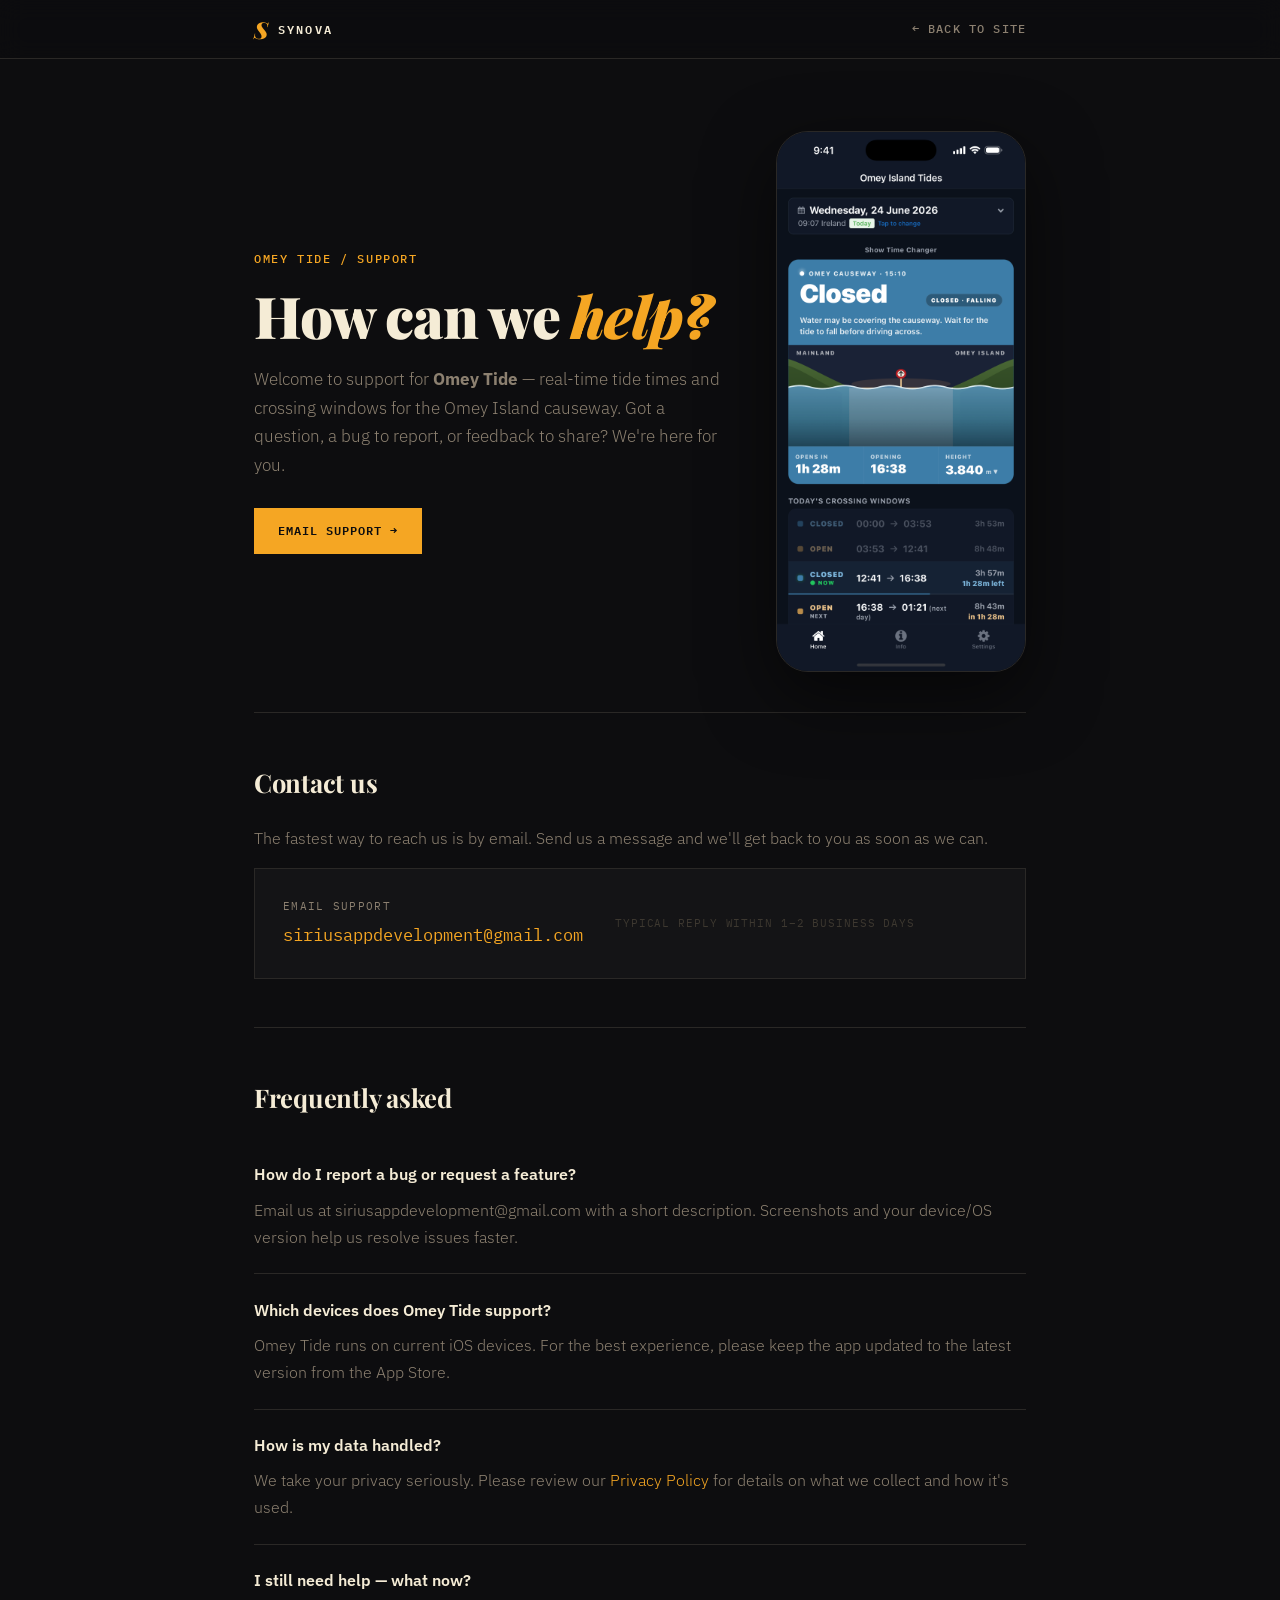
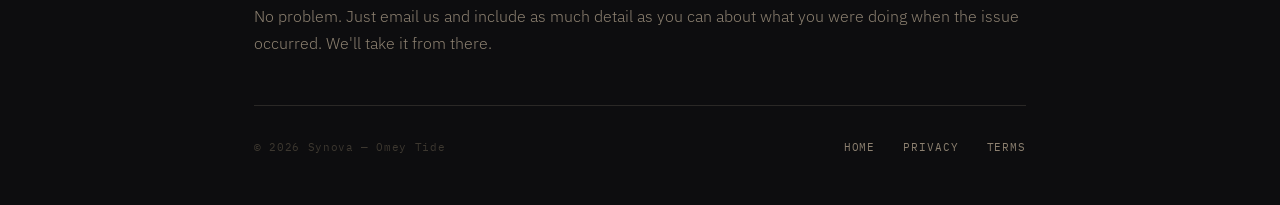
<file: support/omey-tide/index.html>
<!DOCTYPE html>
<html lang="en">
<head>
    <meta charset="UTF-8">
    <meta name="viewport" content="width=device-width, initial-scale=1.0">
    <meta name="description" content="Support for Omey Tide — get help, contact us, and find answers to common questions.">
    <meta name="theme-color" content="#0D0D0F">
    <title>Omey Tide — Support | Synova</title>
    <link rel="preconnect" href="https://fonts.googleapis.com">
    <link rel="preconnect" href="https://fonts.gstatic.com" crossorigin>
    <link href="https://fonts.googleapis.com/css2?family=Playfair+Display:ital,wght@0,700;0,900;1,700&family=IBM+Plex+Mono:wght@400;500;600&family=IBM+Plex+Sans:wght@300;400;500;600&display=swap" rel="stylesheet">
    <link rel="icon" type="image/svg+xml" href="data:image/svg+xml,<svg xmlns='http://www.w3.org/2000/svg' viewBox='0 0 100 100'><rect fill='%230D0D0F' width='100' height='100'/><text y='72' x='10' font-size='72' fill='%23F5A623' font-family='serif' font-weight='900'>S</text></svg>">
    <style>
        :root {
            --bg:       #0D0D0F;
            --bg-2:     #141416;
            --rule:     #2A2826;
            --amber:    #F5A623;
            --amber-dim:#7A5310;
            --cream:    #F5ECD6;
            --muted:    #8C8070;
            --faint:    #3D3830;
            --font-ser: 'Playfair Display', Georgia, serif;
            --font-mono:'IBM Plex Mono', 'Courier New', monospace;
            --font-sans:'IBM Plex Sans', system-ui, sans-serif;
            --trans:    0.25s cubic-bezier(0.4, 0, 0.2, 1);
            --max:      820px;
        }

        *, *::before, *::after { margin: 0; padding: 0; box-sizing: border-box; }
        html { scroll-behavior: smooth; -webkit-font-smoothing: antialiased; }
        body {
            font-family: var(--font-sans);
            background: var(--bg);
            color: var(--cream);
            line-height: 1.7;
        }
        a { color: inherit; text-decoration: none; }

        .wrap { max-width: var(--max); margin: 0 auto; padding: 0 24px; }

        /* Nav */
        .nav {
            border-bottom: 1px solid var(--rule);
            background: rgba(13, 13, 15, 0.92);
            backdrop-filter: blur(12px);
            -webkit-backdrop-filter: blur(12px);
            position: sticky; top: 0; z-index: 10;
        }
        .nav-inner {
            max-width: var(--max); margin: 0 auto; padding: 1.1rem 24px;
            display: flex; align-items: center; justify-content: space-between;
        }
        .brand { display: flex; align-items: center; gap: 0.6rem; }
        .brand-mark {
            font-family: var(--font-ser); font-size: 1.45rem; font-weight: 900;
            font-style: italic; color: var(--amber); line-height: 1;
        }
        .brand-name {
            font-family: var(--font-mono); font-size: 0.78rem; font-weight: 600;
            letter-spacing: 0.18em; color: var(--cream);
        }
        .nav-back {
            font-family: var(--font-mono); font-size: 0.72rem; font-weight: 500;
            letter-spacing: 0.1em; text-transform: uppercase; color: var(--muted);
            transition: var(--trans);
        }
        .nav-back:hover { color: var(--cream); }

        /* Header */
        header { padding: 4.5rem 0 2.5rem; border-bottom: 1px solid var(--rule); }
        .hero-grid {
            display: grid; grid-template-columns: 1fr 250px;
            gap: 3rem; align-items: center;
        }
        .eyebrow {
            font-family: var(--font-mono); font-size: 0.72rem; font-weight: 500;
            letter-spacing: 0.14em; text-transform: uppercase; color: var(--amber);
            display: block; margin-bottom: 1rem;
        }
        h1 {
            font-family: var(--font-ser); font-weight: 900; line-height: 1.05;
            letter-spacing: -0.02em; font-size: clamp(2.4rem, 6vw, 3.6rem);
        }
        h1 em { font-style: italic; color: var(--amber); }
        .lead {
            color: var(--muted); font-weight: 300; font-size: 1.05rem;
            margin-top: 1.25rem; max-width: 560px;
        }
        .hero-btn {
            display: inline-block; margin-top: 1.75rem;
            font-family: var(--font-mono); font-size: 0.78rem; font-weight: 600;
            letter-spacing: 0.08em; text-transform: uppercase;
            color: var(--bg); background: var(--amber);
            padding: 0.8rem 1.5rem; transition: var(--trans);
        }
        .hero-btn:hover { background: #FFB840; transform: translateY(-1px); }
        .hero-shot { justify-self: end; }
        .hero-shot img {
            display: block; width: 100%; max-width: 250px; height: auto;
            border-radius: 32px; border: 1px solid var(--rule);
            box-shadow: 0 24px 70px rgba(0, 0, 0, 0.55);
        }
        @media (max-width: 720px) {
            .hero-grid { grid-template-columns: 1fr; gap: 2.25rem; }
            .hero-shot { justify-self: start; }
            .hero-shot img { max-width: 230px; }
        }

        /* Sections */
        section { padding: 3rem 0; border-bottom: 1px solid var(--rule); }
        h2 {
            font-family: var(--font-ser); font-size: 1.6rem; font-weight: 700;
            letter-spacing: -0.01em; margin-bottom: 1.25rem;
        }
        p { color: var(--text, var(--cream)); }
        section p { color: var(--muted); font-weight: 300; margin-bottom: 1rem; }
        section p:last-child { margin-bottom: 0; }

        /* Contact card */
        .contact-card {
            display: flex; flex-wrap: wrap; align-items: center; gap: 1.25rem 2rem;
            padding: 1.75rem; background: var(--bg-2);
            border: 1px solid var(--rule); margin-top: 0.5rem;
        }
        .contact-card .label {
            font-family: var(--font-mono); font-size: 0.68rem; letter-spacing: 0.12em;
            text-transform: uppercase; color: var(--muted); display: block; margin-bottom: 0.35rem;
        }
        .contact-card .email {
            font-family: var(--font-mono); font-size: 1.05rem; color: var(--amber);
            transition: var(--trans); word-break: break-all;
        }
        .contact-card .email:hover { color: var(--cream); }
        .response {
            font-family: var(--font-mono); font-size: 0.7rem; letter-spacing: 0.08em;
            text-transform: uppercase; color: var(--faint);
        }

        /* FAQ */
        .faq-item { padding: 1.4rem 0; border-bottom: 1px solid var(--rule); }
        .faq-item:last-child { border-bottom: none; padding-bottom: 0; }
        .faq-item h3 {
            font-family: var(--font-sans); font-size: 1rem; font-weight: 600;
            color: var(--cream); margin-bottom: 0.5rem;
        }
        .faq-item p { color: var(--muted); font-weight: 300; }

        /* Footer */
        footer { padding: 2rem 0 3rem; }
        .footer-inner {
            display: flex; flex-wrap: wrap; align-items: center; justify-content: space-between;
            gap: 1rem;
        }
        .footer-inner .copy {
            font-family: var(--font-mono); font-size: 0.68rem; letter-spacing: 0.06em; color: var(--faint);
        }
        .footer-links { display: flex; gap: 1.75rem; }
        .footer-links a {
            font-family: var(--font-mono); font-size: 0.7rem; letter-spacing: 0.08em;
            text-transform: uppercase; color: var(--muted); transition: var(--trans);
        }
        .footer-links a:hover { color: var(--cream); }

        @media (max-width: 600px) {
            header { padding: 3rem 0 2rem; }
            section { padding: 2.25rem 0; }
        }
    </style>
</head>
<body>

    <nav class="nav">
        <div class="nav-inner">
            <a href="/" class="brand">
                <span class="brand-mark">S</span>
                <span class="brand-name">SYNOVA</span>
            </a>
            <a href="/" class="nav-back">← Back to site</a>
        </div>
    </nav>

    <div class="wrap">

        <header>
            <div class="hero-grid">
                <div class="hero-copy">
                    <span class="eyebrow">Omey Tide / Support</span>
                    <h1>How can we <em>help?</em></h1>
                    <p class="lead">
                        Welcome to support for <strong>Omey Tide</strong> — real-time tide
                        times and crossing windows for the Omey Island causeway. Got a
                        question, a bug to report, or feedback to share? We're here for you.
                    </p>
                    <a class="hero-btn" href="mailto:siriusappdevelopment@gmail.com?subject=Omey%20Tide%20Support">Email support →</a>
                </div>
                <div class="hero-shot">
                    <img src="/assets/omey-tide-screenshot.png" alt="Omey Tide app showing the Omey Island causeway tide status and today's crossing windows" loading="lazy">
                </div>
            </div>
        </header>

        <section>
            <h2>Contact us</h2>
            <p>
                The fastest way to reach us is by email. Send us a message and we'll get
                back to you as soon as we can.
            </p>
            <div class="contact-card">
                <div>
                    <span class="label">Email support</span>
                    <a class="email" href="mailto:siriusappdevelopment@gmail.com?subject=Omey%20Tide%20Support">siriusappdevelopment@gmail.com</a>
                </div>
                <span class="response">Typical reply within 1–2 business days</span>
            </div>
        </section>

        <section>
            <h2>Frequently asked</h2>

            <div class="faq-item">
                <h3>How do I report a bug or request a feature?</h3>
                <p>
                    Email us at siriusappdevelopment@gmail.com with a short description.
                    Screenshots and your device/OS version help us resolve issues faster.
                </p>
            </div>

            <div class="faq-item">
                <h3>Which devices does Omey Tide support?</h3>
                <p>
                    Omey Tide runs on current iOS devices. For the best experience, please
                    keep the app updated to the latest version from the App Store.
                </p>
            </div>

            <div class="faq-item">
                <h3>How is my data handled?</h3>
                <p>
                    We take your privacy seriously. Please review our
                    <a href="/privacy.html" style="color: var(--amber);">Privacy Policy</a>
                    for details on what we collect and how it's used.
                </p>
            </div>

            <div class="faq-item">
                <h3>I still need help — what now?</h3>
                <p>
                    No problem. Just email us and include as much detail as you can about
                    what you were doing when the issue occurred. We'll take it from there.
                </p>
            </div>
        </section>

        <footer>
            <div class="footer-inner">
                <span class="copy">&copy; 2026 Synova — Omey Tide</span>
                <nav class="footer-links" aria-label="Footer">
                    <a href="/">Home</a>
                    <a href="/privacy.html">Privacy</a>
                    <a href="/terms.html">Terms</a>
                </nav>
            </div>
        </footer>

    </div>

</body>
</html>
</file>
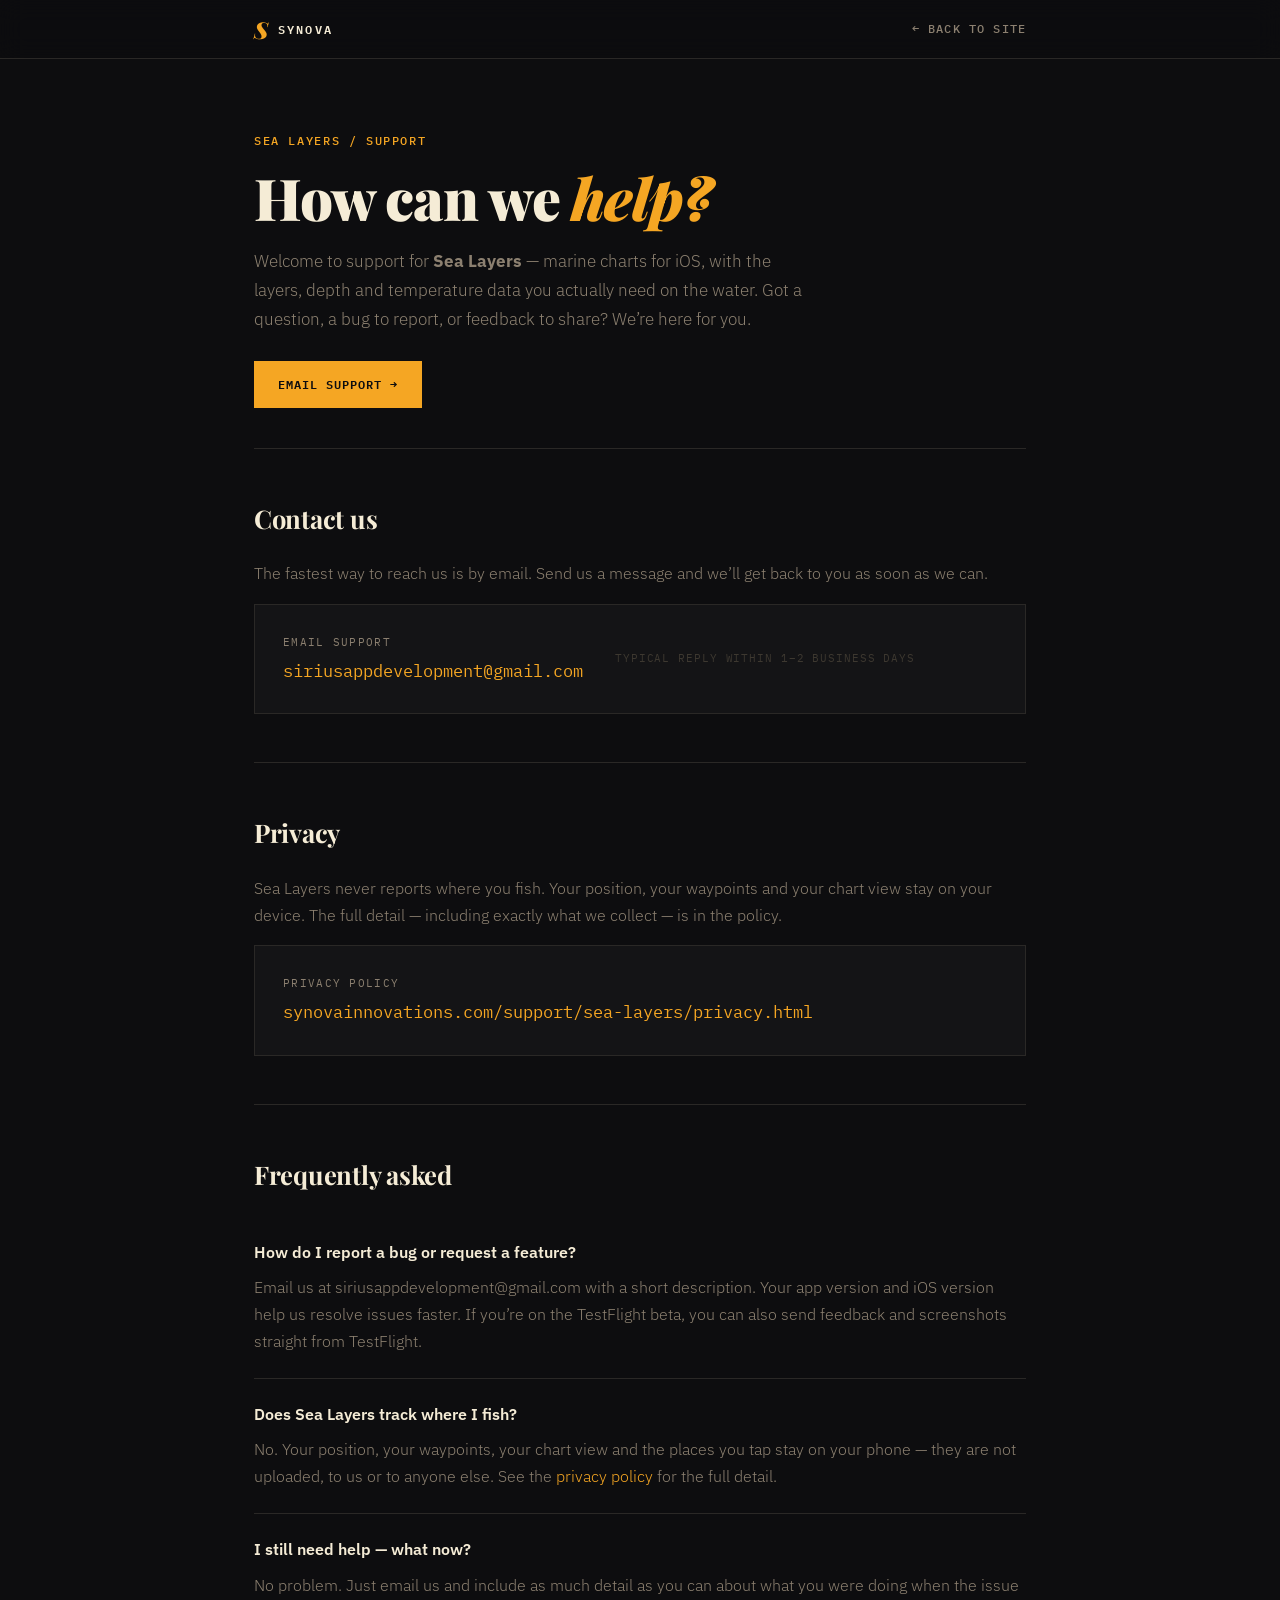
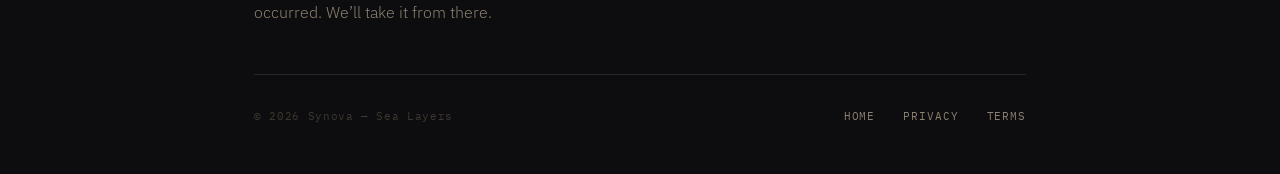
<file: support/sea-layers/index.html>
<!DOCTYPE html>
<html lang="en">
<head>
    <meta charset="UTF-8">
    <meta name="viewport" content="width=device-width, initial-scale=1.0">
    <meta name="description" content="Support for Sea Layers — marine charts for iOS. Contact us, read the FAQ, and find our privacy policy.">
    <meta name="theme-color" content="#0D0D0F">
    <title>Sea Layers — Support | Synova</title>
    <link rel="preconnect" href="https://fonts.googleapis.com">
    <link rel="preconnect" href="https://fonts.gstatic.com" crossorigin>
    <link href="https://fonts.googleapis.com/css2?family=Playfair+Display:ital,wght@0,700;0,900;1,700&family=IBM+Plex+Mono:wght@400;500;600&family=IBM+Plex+Sans:wght@300;400;500;600&display=swap" rel="stylesheet">
    <link rel="icon" type="image/svg+xml" href="data:image/svg+xml,<svg xmlns='http://www.w3.org/2000/svg' viewBox='0 0 100 100'><rect fill='%230D0D0F' width='100' height='100'/><text y='72' x='10' font-size='72' fill='%23F5A623' font-family='serif' font-weight='900'>S</text></svg>">
    <style>
        :root {
            --bg:       #0D0D0F;
            --bg-2:     #141416;
            --rule:     #2A2826;
            --amber:    #F5A623;
            --amber-dim:#7A5310;
            --cream:    #F5ECD6;
            --muted:    #8C8070;
            --faint:    #3D3830;
            --font-ser: 'Playfair Display', Georgia, serif;
            --font-mono:'IBM Plex Mono', 'Courier New', monospace;
            --font-sans:'IBM Plex Sans', system-ui, sans-serif;
            --trans:    0.25s cubic-bezier(0.4, 0, 0.2, 1);
            --max:      820px;
        }

        *, *::before, *::after { margin: 0; padding: 0; box-sizing: border-box; }
        html { scroll-behavior: smooth; -webkit-font-smoothing: antialiased; }
        body {
            font-family: var(--font-sans);
            background: var(--bg);
            color: var(--cream);
            line-height: 1.7;
        }
        a { color: inherit; text-decoration: none; }

        .wrap { max-width: var(--max); margin: 0 auto; padding: 0 24px; }

        /* Nav */
        .nav {
            border-bottom: 1px solid var(--rule);
            background: rgba(13, 13, 15, 0.92);
            backdrop-filter: blur(12px);
            -webkit-backdrop-filter: blur(12px);
            position: sticky; top: 0; z-index: 10;
        }
        .nav-inner {
            max-width: var(--max); margin: 0 auto; padding: 1.1rem 24px;
            display: flex; align-items: center; justify-content: space-between;
        }
        .brand { display: flex; align-items: center; gap: 0.6rem; }
        .brand-mark {
            font-family: var(--font-ser); font-size: 1.45rem; font-weight: 900;
            font-style: italic; color: var(--amber); line-height: 1;
        }
        .brand-name {
            font-family: var(--font-mono); font-size: 0.78rem; font-weight: 600;
            letter-spacing: 0.18em; color: var(--cream);
        }
        .nav-back {
            font-family: var(--font-mono); font-size: 0.72rem; font-weight: 500;
            letter-spacing: 0.1em; text-transform: uppercase; color: var(--muted);
            transition: var(--trans);
        }
        .nav-back:hover { color: var(--cream); }

        /* Header */
        header { padding: 4.5rem 0 2.5rem; border-bottom: 1px solid var(--rule); }
        .hero-grid {
            display: grid; grid-template-columns: 1fr 250px;
            gap: 3rem; align-items: center;
        }
        .eyebrow {
            font-family: var(--font-mono); font-size: 0.72rem; font-weight: 500;
            letter-spacing: 0.14em; text-transform: uppercase; color: var(--amber);
            display: block; margin-bottom: 1rem;
        }
        h1 {
            font-family: var(--font-ser); font-weight: 900; line-height: 1.05;
            letter-spacing: -0.02em; font-size: clamp(2.4rem, 6vw, 3.6rem);
        }
        h1 em { font-style: italic; color: var(--amber); }
        .lead {
            color: var(--muted); font-weight: 300; font-size: 1.05rem;
            margin-top: 1.25rem; max-width: 560px;
        }
        .hero-btn {
            display: inline-block; margin-top: 1.75rem;
            font-family: var(--font-mono); font-size: 0.78rem; font-weight: 600;
            letter-spacing: 0.08em; text-transform: uppercase;
            color: var(--bg); background: var(--amber);
            padding: 0.8rem 1.5rem; transition: var(--trans);
        }
        .hero-btn:hover { background: #FFB840; transform: translateY(-1px); }
        .hero-shot { justify-self: end; }
        .hero-shot img {
            display: block; width: 100%; max-width: 250px; height: auto;
            border-radius: 32px; border: 1px solid var(--rule);
            box-shadow: 0 24px 70px rgba(0, 0, 0, 0.55);
        }
        @media (max-width: 720px) {
            .hero-grid { grid-template-columns: 1fr; gap: 2.25rem; }
            .hero-shot { justify-self: start; }
            .hero-shot img { max-width: 230px; }
        }

        /* Sections */
        section { padding: 3rem 0; border-bottom: 1px solid var(--rule); }
        h2 {
            font-family: var(--font-ser); font-size: 1.6rem; font-weight: 700;
            letter-spacing: -0.01em; margin-bottom: 1.25rem;
        }
        p { color: var(--text, var(--cream)); }
        section p { color: var(--muted); font-weight: 300; margin-bottom: 1rem; }
        section p:last-child { margin-bottom: 0; }

        /* Contact card */
        .contact-card {
            display: flex; flex-wrap: wrap; align-items: center; gap: 1.25rem 2rem;
            padding: 1.75rem; background: var(--bg-2);
            border: 1px solid var(--rule); margin-top: 0.5rem;
        }
        .contact-card .label {
            font-family: var(--font-mono); font-size: 0.68rem; letter-spacing: 0.12em;
            text-transform: uppercase; color: var(--muted); display: block; margin-bottom: 0.35rem;
        }
        .contact-card .email {
            font-family: var(--font-mono); font-size: 1.05rem; color: var(--amber);
            transition: var(--trans); word-break: break-all;
        }
        .contact-card .email:hover { color: var(--cream); }
        .response {
            font-family: var(--font-mono); font-size: 0.7rem; letter-spacing: 0.08em;
            text-transform: uppercase; color: var(--faint);
        }

        /* FAQ */
        .faq-item { padding: 1.4rem 0; border-bottom: 1px solid var(--rule); }
        .faq-item:last-child { border-bottom: none; padding-bottom: 0; }
        .faq-item h3 {
            font-family: var(--font-sans); font-size: 1rem; font-weight: 600;
            color: var(--cream); margin-bottom: 0.5rem;
        }
        .faq-item p { color: var(--muted); font-weight: 300; }

        /* Footer */
        footer { padding: 2rem 0 3rem; }
        .footer-inner {
            display: flex; flex-wrap: wrap; align-items: center; justify-content: space-between;
            gap: 1rem;
        }
        .footer-inner .copy {
            font-family: var(--font-mono); font-size: 0.68rem; letter-spacing: 0.06em; color: var(--faint);
        }
        .footer-links { display: flex; gap: 1.75rem; }
        .footer-links a {
            font-family: var(--font-mono); font-size: 0.7rem; letter-spacing: 0.08em;
            text-transform: uppercase; color: var(--muted); transition: var(--trans);
        }
        .footer-links a:hover { color: var(--cream); }

        @media (max-width: 600px) {
            header { padding: 3rem 0 2rem; }
            section { padding: 2.25rem 0; }
        }
    </style>
</head>
<body>

    <nav class="nav">
        <div class="nav-inner">
            <a href="/" class="brand">
                <span class="brand-mark">S</span>
                <span class="brand-name">SYNOVA</span>
            </a>
            <a href="/" class="nav-back">&larr; Back to site</a>
        </div>
    </nav>

    <div class="wrap">

        <header>
            <span class="eyebrow">Sea Layers / Support</span>
            <h1>How can we <em>help?</em></h1>
            <p class="lead">
                Welcome to support for <strong>Sea Layers</strong> &mdash; marine charts for iOS,
                with the layers, depth and temperature data you actually need on the water.
                Got a question, a bug to report, or feedback to share? We&rsquo;re here for you.
            </p>
            <a class="hero-btn" href="mailto:siriusappdevelopment@gmail.com?subject=Sea%20Layers%20Support">Email support &rarr;</a>
        </header>

        <section>
            <h2>Contact us</h2>
            <p>
                The fastest way to reach us is by email. Send us a message and we&rsquo;ll get
                back to you as soon as we can.
            </p>
            <div class="contact-card">
                <div>
                    <span class="label">Email support</span>
                    <a class="email" href="mailto:siriusappdevelopment@gmail.com?subject=Sea%20Layers%20Support">siriusappdevelopment@gmail.com</a>
                </div>
                <span class="response">Typical reply within 1&ndash;2 business days</span>
            </div>
        </section>

        <section>
            <h2>Privacy</h2>
            <p>
                Sea Layers never reports where you fish. Your position, your waypoints and
                your chart view stay on your device. The full detail &mdash; including exactly
                what we collect &mdash; is in the policy.
            </p>
            <div class="contact-card">
                <div>
                    <span class="label">Privacy policy</span>
                    <a class="email" href="/support/sea-layers/privacy.html">synovainnovations.com/support/sea-layers/privacy.html</a>
                </div>
            </div>
        </section>

        <section>
            <h2>Frequently asked</h2>

            <div class="faq-item">
                <h3>How do I report a bug or request a feature?</h3>
                <p>
                    Email us at siriusappdevelopment@gmail.com with a short description. Your
                    app version and iOS version help us resolve issues faster. If you&rsquo;re
                    on the TestFlight beta, you can also send feedback and screenshots
                    straight from TestFlight.
                </p>
            </div>

            <div class="faq-item">
                <h3>Does Sea Layers track where I fish?</h3>
                <p>
                    No. Your position, your waypoints, your chart view and the places you tap
                    stay on your phone &mdash; they are not uploaded, to us or to anyone else.
                    See the
                    <a href="/support/sea-layers/privacy.html" style="color: var(--amber);">privacy policy</a>
                    for the full detail.
                </p>
            </div>

            <div class="faq-item">
                <h3>I still need help &mdash; what now?</h3>
                <p>
                    No problem. Just email us and include as much detail as you can about what
                    you were doing when the issue occurred. We&rsquo;ll take it from there.
                </p>
            </div>
        </section>

        <footer>
            <div class="footer-inner">
                <span class="copy">&copy; 2026 Synova &mdash; Sea Layers</span>
                <nav class="footer-links" aria-label="Footer">
                    <a href="/">Home</a>
                    <a href="/support/sea-layers/privacy.html">Privacy</a>
                    <a href="/terms.html">Terms</a>
                </nav>
            </div>
        </footer>

    </div>

</body>
</html>
</file>
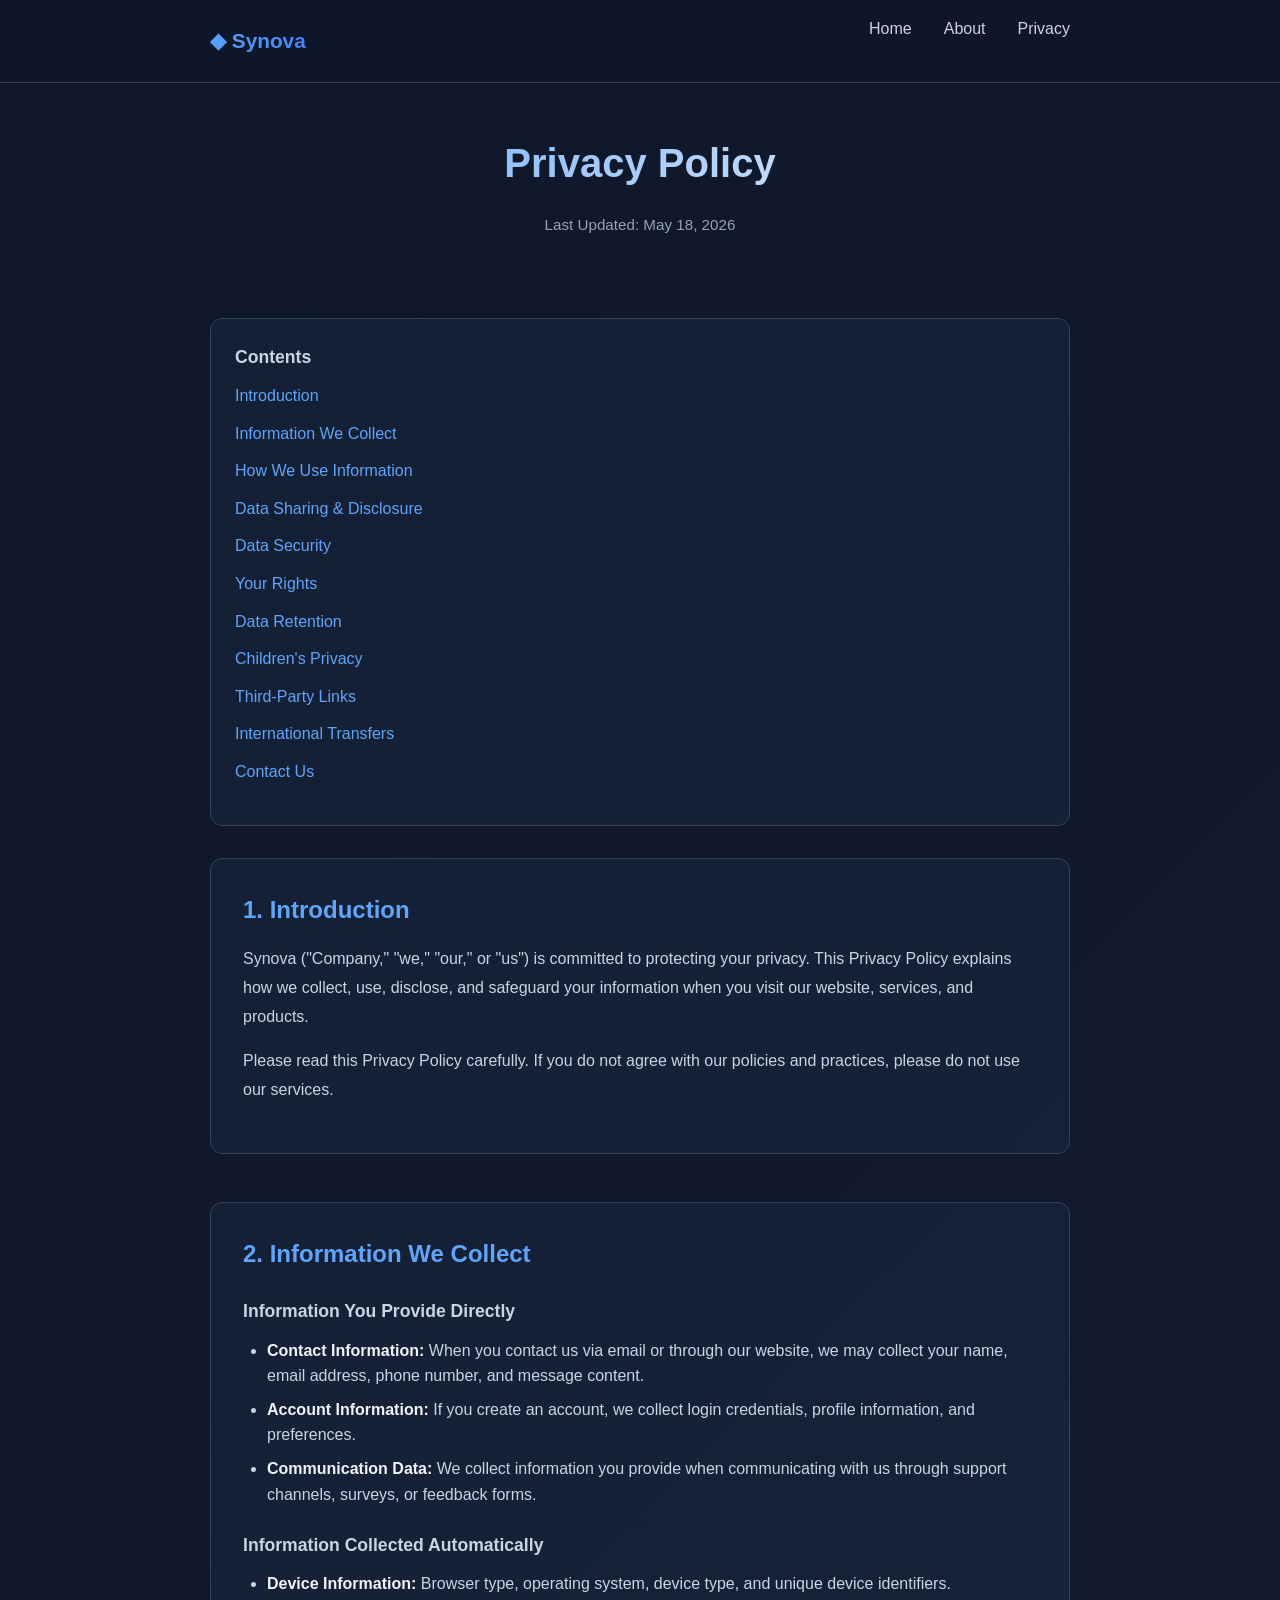
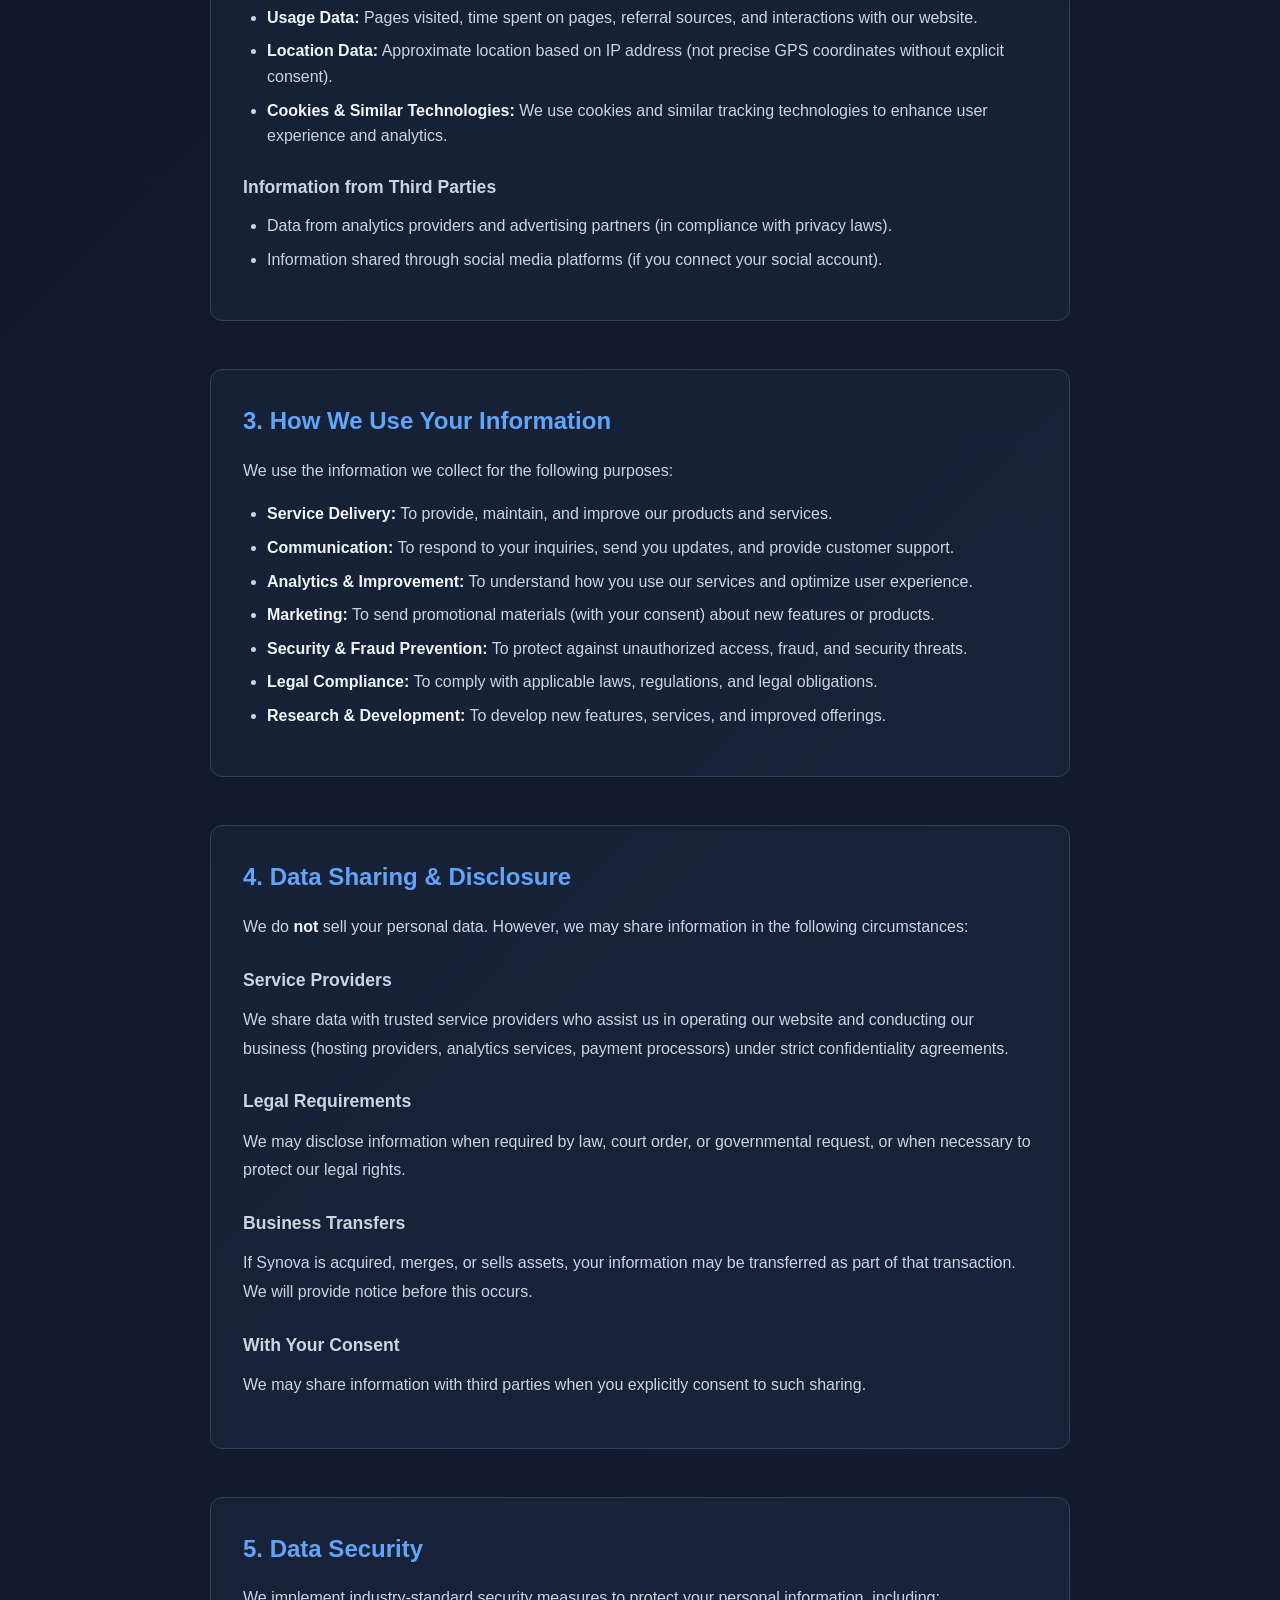
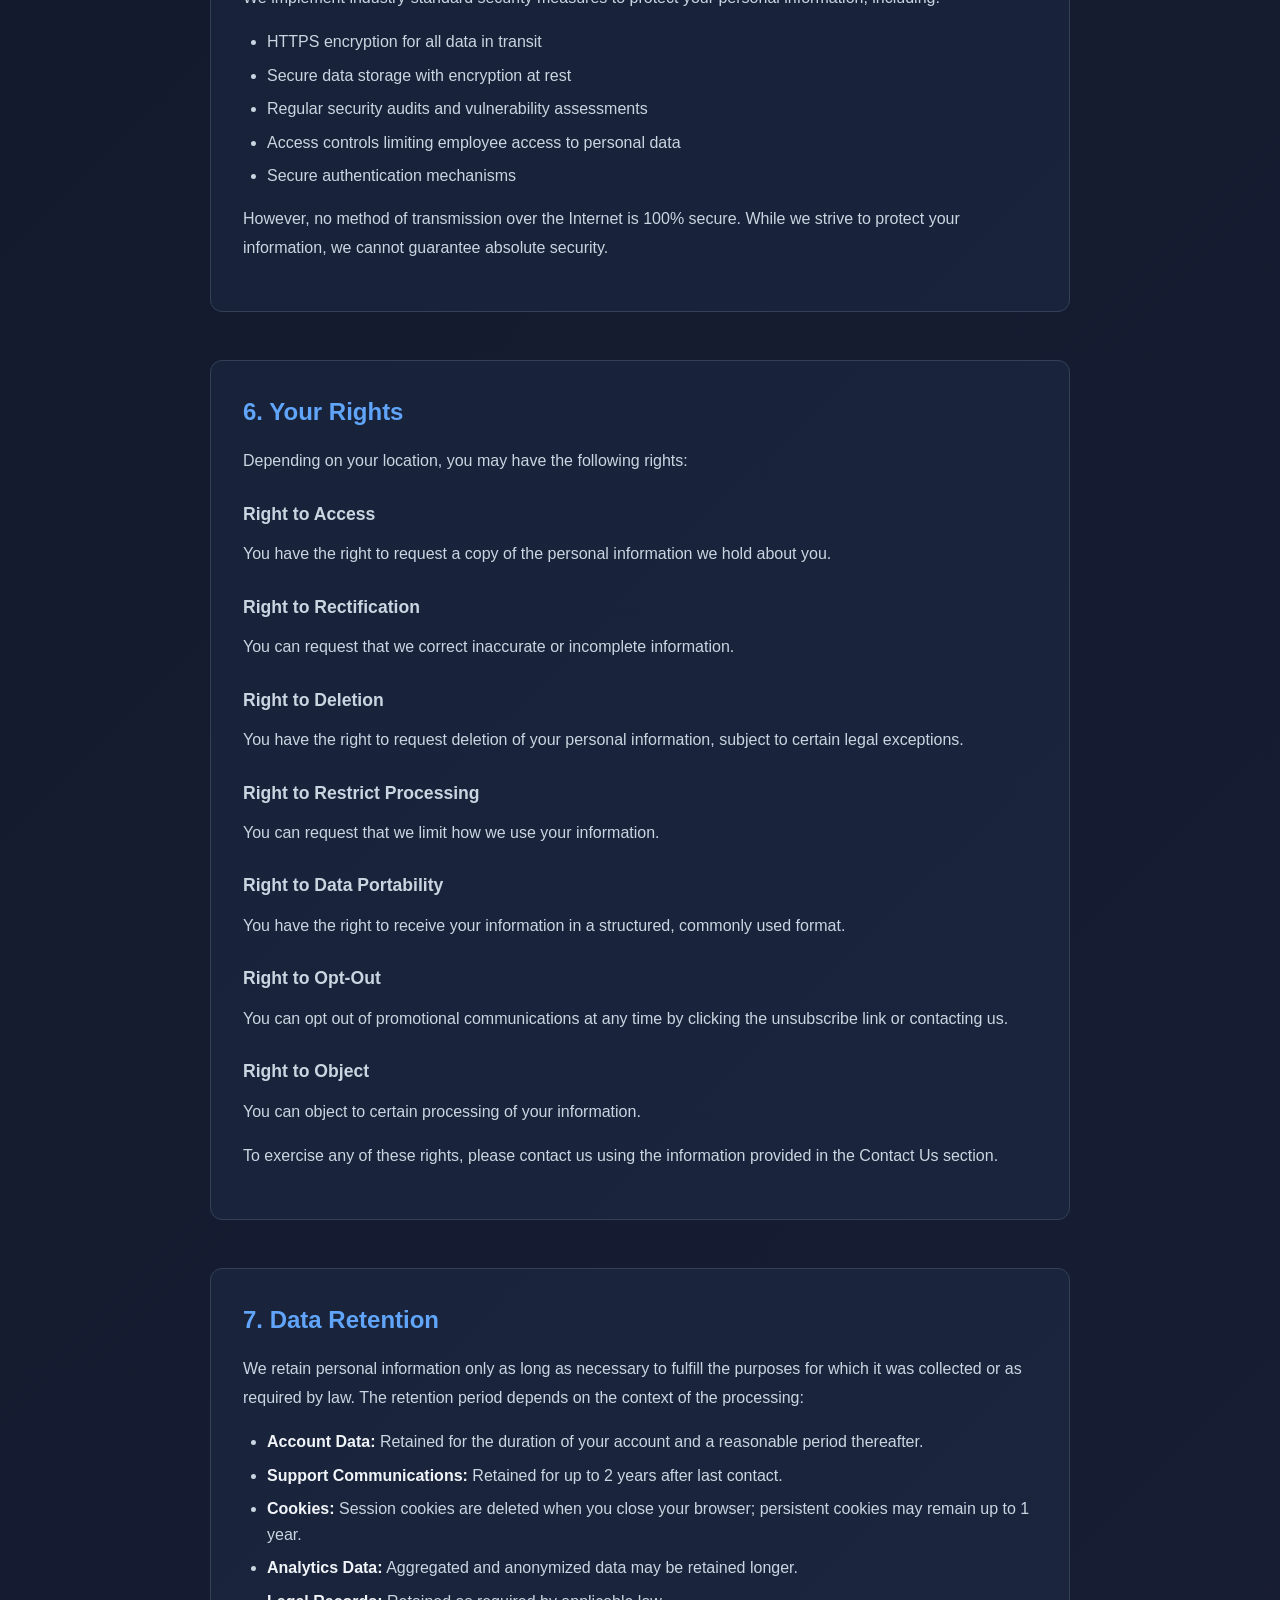
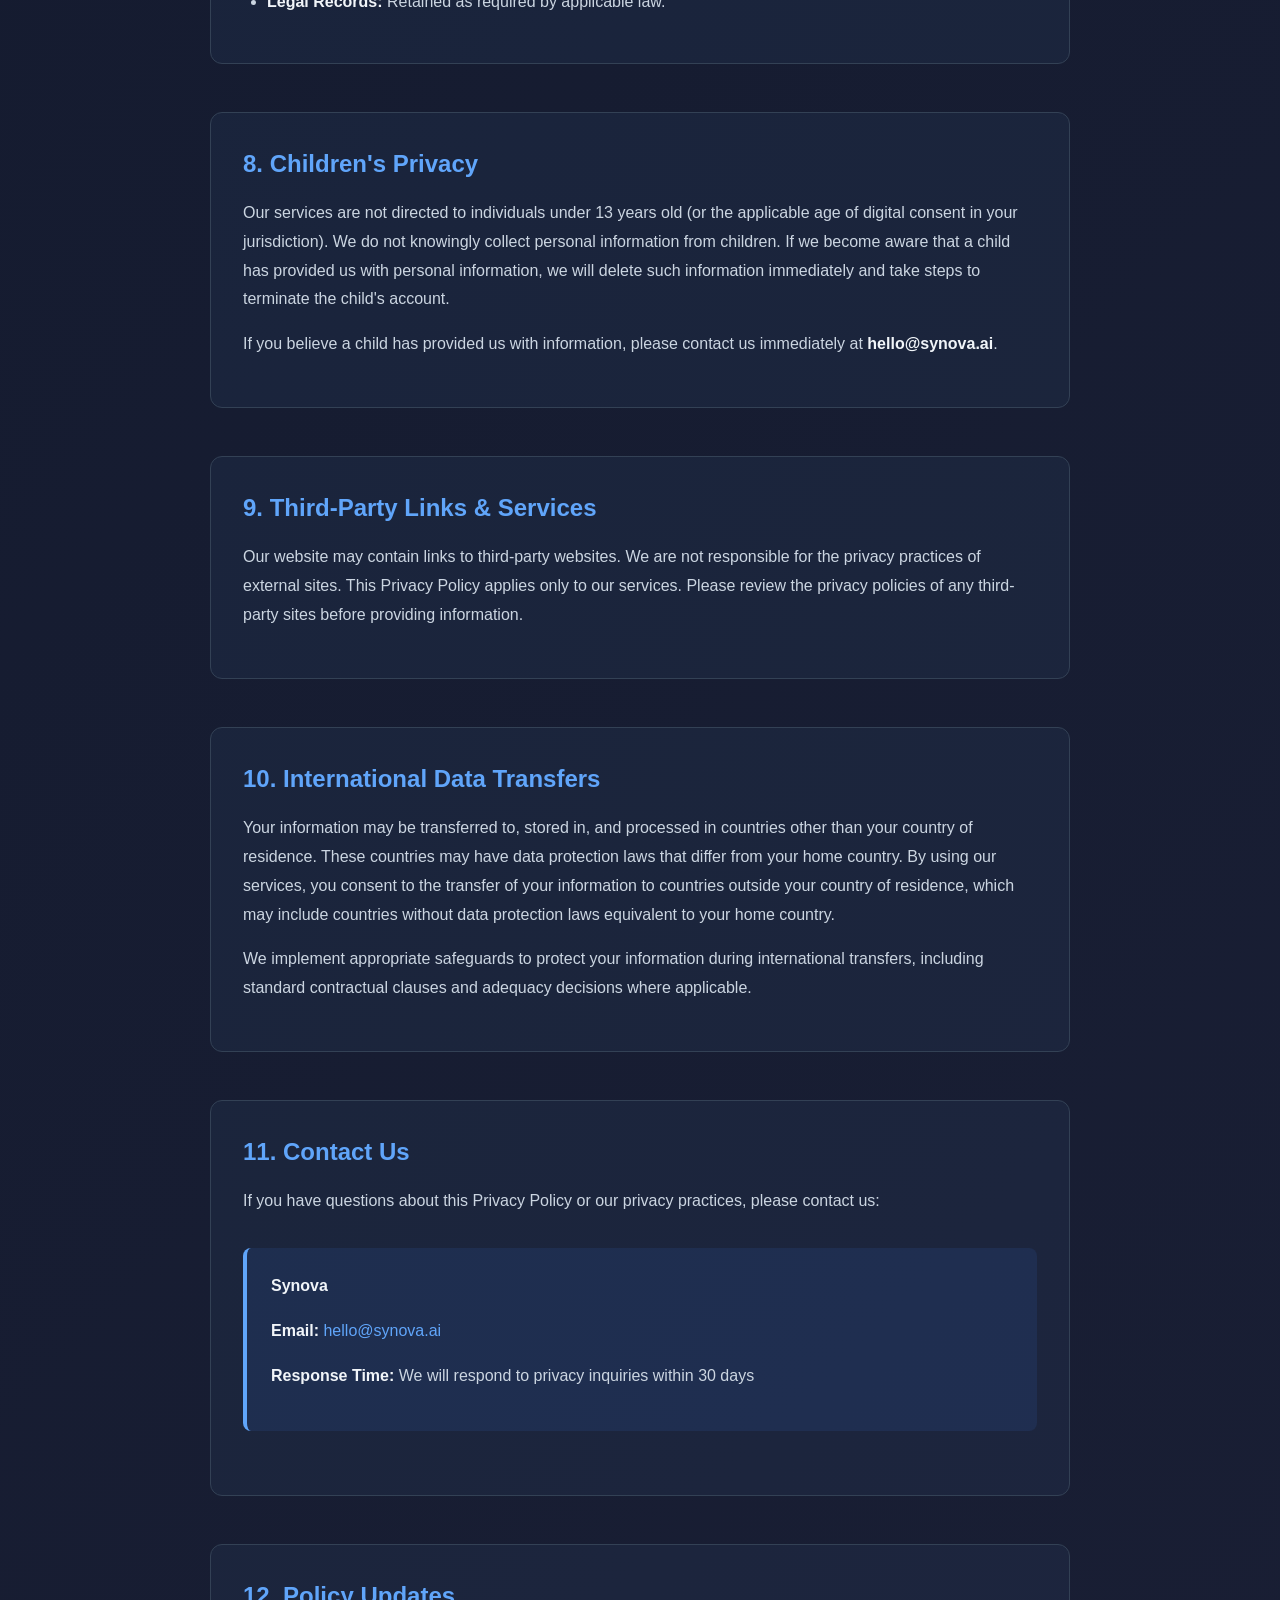
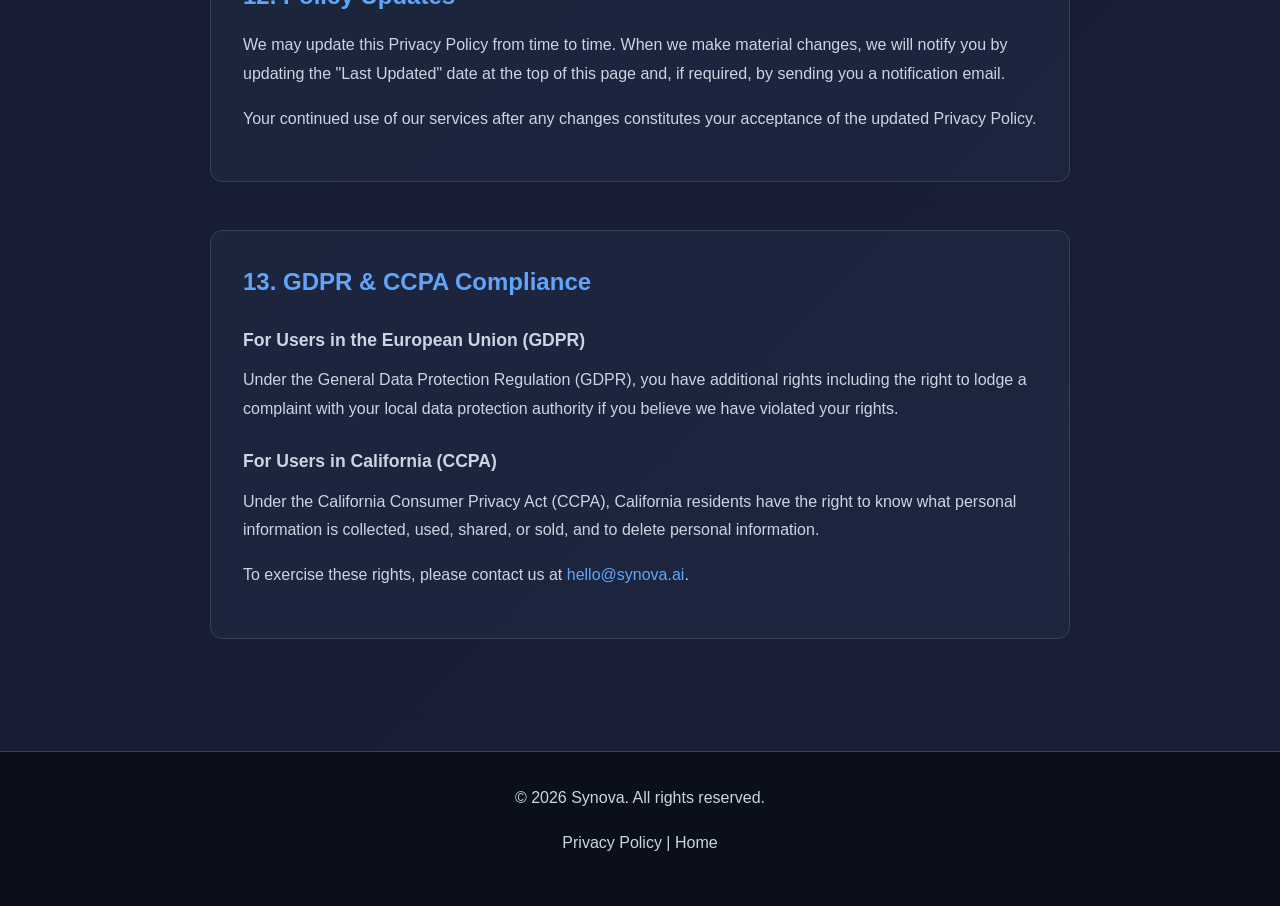
<file: privacy.html>
<!DOCTYPE html>
<html lang="en">
<head>
    <meta charset="UTF-8">
    <meta name="viewport" content="width=device-width, initial-scale=1.0">
    <meta name="description" content="Synova Privacy Policy - How we protect your data and privacy">
    <meta name="theme-color" content="#0f172a">
    <title>Privacy Policy - Synova</title>
    <link rel="icon" type="image/svg+xml" href="data:image/svg+xml,<svg xmlns='http://www.w3.org/2000/svg' viewBox='0 0 100 100'><rect fill='%230f172a' width='100' height='100'/><circle cx='50' cy='50' r='35' fill='%2360a5fa'/><circle cx='50' cy='50' r='25' fill='%230f172a'/><circle cx='50' cy='50' r='15' fill='%2360a5fa'/></svg>">
    <style>
        /* ==========================================================================
           Synova - Privacy Policy Page
           ========================================================================== */

        :root {
            --primary-color: #0f172a;
            --secondary-color: #1e293b;
            --accent-color: #60a5fa;
            --accent-dark: #3b82f6;
            --text-primary: #f1f5f9;
            --text-secondary: #cbd5e1;
            --text-muted: #94a3b8;
            --border-color: #334155;
            --transition: all 0.3s cubic-bezier(0.4, 0, 0.2, 1);
        }

        * {
            margin: 0;
            padding: 0;
            box-sizing: border-box;
        }

        html {
            scroll-behavior: smooth;
        }

        body {
            font-family: -apple-system, BlinkMacSystemFont, 'Segoe UI', Roboto, Oxygen, Ubuntu, Cantarell, sans-serif;
            background: linear-gradient(135deg, #0f172a 0%, #1a1f35 100%);
            color: var(--text-primary);
            line-height: 1.6;
        }

        .container {
            max-width: 900px;
            margin: 0 auto;
            padding: 0 20px;
        }

        /* Navigation */
        .navbar {
            background: rgba(15, 23, 42, 0.95);
            backdrop-filter: blur(10px);
            border-bottom: 1px solid var(--border-color);
            padding: 1rem 0;
            position: sticky;
            top: 0;
            z-index: 100;
        }

        .navbar .container {
            display: flex;
            justify-content: space-between;
            align-items: center;
        }

        .nav-logo {
            font-size: 1.3rem;
            font-weight: 700;
            background: linear-gradient(135deg, var(--accent-color), var(--accent-dark));
            -webkit-background-clip: text;
            -webkit-text-fill-color: transparent;
            background-clip: text;
            text-decoration: none;
        }

        .nav-links {
            display: flex;
            gap: 2rem;
            list-style: none;
        }

        .nav-links a {
            color: var(--text-secondary);
            text-decoration: none;
            transition: var(--transition);
        }

        .nav-links a:hover {
            color: var(--accent-color);
        }

        /* Header */
        header {
            padding: 3rem 0 2rem;
            text-align: center;
        }

        h1 {
            font-size: 2.5rem;
            margin-bottom: 0.5rem;
            background: linear-gradient(135deg, var(--accent-color), var(--text-primary));
            -webkit-background-clip: text;
            -webkit-text-fill-color: transparent;
            background-clip: text;
        }

        .last-updated {
            color: var(--text-muted);
            font-size: 0.95rem;
            margin-top: 1rem;
        }

        /* Main Content */
        main {
            padding: 2rem 0 4rem;
        }

        .policy-section {
            margin-bottom: 3rem;
            background: rgba(96, 165, 250, 0.05);
            border: 1px solid var(--border-color);
            border-radius: 12px;
            padding: 2rem;
        }

        h2 {
            font-size: 1.5rem;
            color: var(--accent-color);
            margin-bottom: 1rem;
            margin-top: 0;
        }

        h3 {
            font-size: 1.1rem;
            color: var(--text-secondary);
            margin-top: 1.5rem;
            margin-bottom: 0.75rem;
        }

        p {
            margin-bottom: 1rem;
            color: var(--text-secondary);
            line-height: 1.8;
        }

        ul, ol {
            margin-left: 1.5rem;
            margin-bottom: 1rem;
            color: var(--text-secondary);
        }

        li {
            margin-bottom: 0.5rem;
        }

        strong {
            color: var(--text-primary);
        }

        a {
            color: var(--accent-color);
            text-decoration: none;
            transition: var(--transition);
        }

        a:hover {
            text-decoration: underline;
        }

        .contact-info {
            background: rgba(60, 130, 246, 0.1);
            border-left: 4px solid var(--accent-color);
            padding: 1.5rem;
            border-radius: 8px;
            margin: 2rem 0;
        }

        /* Footer */
        footer {
            background: #0a0f1a;
            border-top: 1px solid var(--border-color);
            padding: 2rem 0;
            text-align: center;
            color: var(--text-muted);
        }

        footer a {
            color: var(--text-secondary);
        }

        footer a:hover {
            color: var(--accent-color);
        }

        /* Responsive */
        @media (max-width: 768px) {
            h1 {
                font-size: 2rem;
            }

            .policy-section {
                padding: 1.5rem;
            }

            h2 {
                font-size: 1.3rem;
            }

            .nav-links {
                gap: 1rem;
                font-size: 0.9rem;
            }
        }

        .toc {
            background: rgba(96, 165, 250, 0.05);
            border: 1px solid var(--border-color);
            border-radius: 12px;
            padding: 1.5rem;
            margin-bottom: 2rem;
        }

        .toc h3 {
            margin-top: 0;
        }

        .toc ul {
            list-style: none;
            margin-left: 0;
        }

        .toc li {
            margin-bottom: 0.75rem;
        }

        .toc a {
            color: var(--accent-color);
        }
    </style>
</head>
<body>
    <!-- Navigation -->
    <nav class="navbar">
        <div class="container">
            <a href="index.html" class="nav-logo">◆ Synova</a>
            <ul class="nav-links">
                <li><a href="index.html#home">Home</a></li>
                <li><a href="index.html#about">About</a></li>
                <li><a href="privacy.html">Privacy</a></li>
            </ul>
        </div>
    </nav>

    <!-- Header -->
    <header>
        <div class="container">
            <h1>Privacy Policy</h1>
            <p class="last-updated">Last Updated: May 18, 2026</p>
        </div>
    </header>

    <!-- Main Content -->
    <main>
        <div class="container">
            <!-- Table of Contents -->
            <div class="toc">
                <h3>Contents</h3>
                <ul>
                    <li><a href="#introduction">Introduction</a></li>
                    <li><a href="#information-we-collect">Information We Collect</a></li>
                    <li><a href="#how-we-use">How We Use Information</a></li>
                    <li><a href="#data-sharing">Data Sharing & Disclosure</a></li>
                    <li><a href="#data-security">Data Security</a></li>
                    <li><a href="#user-rights">Your Rights</a></li>
                    <li><a href="#retention">Data Retention</a></li>
                    <li><a href="#children">Children's Privacy</a></li>
                    <li><a href="#third-party">Third-Party Links</a></li>
                    <li><a href="#international">International Transfers</a></li>
                    <li><a href="#contact">Contact Us</a></li>
                </ul>
            </div>

            <!-- Introduction -->
            <section class="policy-section" id="introduction">
                <h2>1. Introduction</h2>
                <p>
                    Synova ("Company," "we," "our," or "us") is committed to protecting your privacy. This Privacy Policy explains how we collect, use, disclose, and safeguard your information when you visit our website, services, and products.
                </p>
                <p>
                    Please read this Privacy Policy carefully. If you do not agree with our policies and practices, please do not use our services.
                </p>
            </section>

            <!-- Information We Collect -->
            <section class="policy-section" id="information-we-collect">
                <h2>2. Information We Collect</h2>

                <h3>Information You Provide Directly</h3>
                <ul>
                    <li><strong>Contact Information:</strong> When you contact us via email or through our website, we may collect your name, email address, phone number, and message content.</li>
                    <li><strong>Account Information:</strong> If you create an account, we collect login credentials, profile information, and preferences.</li>
                    <li><strong>Communication Data:</strong> We collect information you provide when communicating with us through support channels, surveys, or feedback forms.</li>
                </ul>

                <h3>Information Collected Automatically</h3>
                <ul>
                    <li><strong>Device Information:</strong> Browser type, operating system, device type, and unique device identifiers.</li>
                    <li><strong>Usage Data:</strong> Pages visited, time spent on pages, referral sources, and interactions with our website.</li>
                    <li><strong>Location Data:</strong> Approximate location based on IP address (not precise GPS coordinates without explicit consent).</li>
                    <li><strong>Cookies & Similar Technologies:</strong> We use cookies and similar tracking technologies to enhance user experience and analytics.</li>
                </ul>

                <h3>Information from Third Parties</h3>
                <ul>
                    <li>Data from analytics providers and advertising partners (in compliance with privacy laws).</li>
                    <li>Information shared through social media platforms (if you connect your social account).</li>
                </ul>
            </section>

            <!-- How We Use Information -->
            <section class="policy-section" id="how-we-use">
                <h2>3. How We Use Your Information</h2>
                <p>We use the information we collect for the following purposes:</p>
                <ul>
                    <li><strong>Service Delivery:</strong> To provide, maintain, and improve our products and services.</li>
                    <li><strong>Communication:</strong> To respond to your inquiries, send you updates, and provide customer support.</li>
                    <li><strong>Analytics & Improvement:</strong> To understand how you use our services and optimize user experience.</li>
                    <li><strong>Marketing:</strong> To send promotional materials (with your consent) about new features or products.</li>
                    <li><strong>Security & Fraud Prevention:</strong> To protect against unauthorized access, fraud, and security threats.</li>
                    <li><strong>Legal Compliance:</strong> To comply with applicable laws, regulations, and legal obligations.</li>
                    <li><strong>Research & Development:</strong> To develop new features, services, and improved offerings.</li>
                </ul>
            </section>

            <!-- Data Sharing & Disclosure -->
            <section class="policy-section" id="data-sharing">
                <h2>4. Data Sharing & Disclosure</h2>
                <p>We do <strong>not</strong> sell your personal data. However, we may share information in the following circumstances:</p>

                <h3>Service Providers</h3>
                <p>We share data with trusted service providers who assist us in operating our website and conducting our business (hosting providers, analytics services, payment processors) under strict confidentiality agreements.</p>

                <h3>Legal Requirements</h3>
                <p>We may disclose information when required by law, court order, or governmental request, or when necessary to protect our legal rights.</p>

                <h3>Business Transfers</h3>
                <p>If Synova is acquired, merges, or sells assets, your information may be transferred as part of that transaction. We will provide notice before this occurs.</p>

                <h3>With Your Consent</h3>
                <p>We may share information with third parties when you explicitly consent to such sharing.</p>
            </section>

            <!-- Data Security -->
            <section class="policy-section" id="data-security">
                <h2>5. Data Security</h2>
                <p>
                    We implement industry-standard security measures to protect your personal information, including:
                </p>
                <ul>
                    <li>HTTPS encryption for all data in transit</li>
                    <li>Secure data storage with encryption at rest</li>
                    <li>Regular security audits and vulnerability assessments</li>
                    <li>Access controls limiting employee access to personal data</li>
                    <li>Secure authentication mechanisms</li>
                </ul>
                <p>
                    However, no method of transmission over the Internet is 100% secure. While we strive to protect your information, we cannot guarantee absolute security.
                </p>
            </section>

            <!-- Your Rights -->
            <section class="policy-section" id="user-rights">
                <h2>6. Your Rights</h2>
                <p>Depending on your location, you may have the following rights:</p>

                <h3>Right to Access</h3>
                <p>You have the right to request a copy of the personal information we hold about you.</p>

                <h3>Right to Rectification</h3>
                <p>You can request that we correct inaccurate or incomplete information.</p>

                <h3>Right to Deletion</h3>
                <p>You have the right to request deletion of your personal information, subject to certain legal exceptions.</p>

                <h3>Right to Restrict Processing</h3>
                <p>You can request that we limit how we use your information.</p>

                <h3>Right to Data Portability</h3>
                <p>You have the right to receive your information in a structured, commonly used format.</p>

                <h3>Right to Opt-Out</h3>
                <p>You can opt out of promotional communications at any time by clicking the unsubscribe link or contacting us.</p>

                <h3>Right to Object</h3>
                <p>You can object to certain processing of your information.</p>

                <p>To exercise any of these rights, please contact us using the information provided in the Contact Us section.</p>
            </section>

            <!-- Data Retention -->
            <section class="policy-section" id="retention">
                <h2>7. Data Retention</h2>
                <p>
                    We retain personal information only as long as necessary to fulfill the purposes for which it was collected or as required by law. The retention period depends on the context of the processing:
                </p>
                <ul>
                    <li><strong>Account Data:</strong> Retained for the duration of your account and a reasonable period thereafter.</li>
                    <li><strong>Support Communications:</strong> Retained for up to 2 years after last contact.</li>
                    <li><strong>Cookies:</strong> Session cookies are deleted when you close your browser; persistent cookies may remain up to 1 year.</li>
                    <li><strong>Analytics Data:</strong> Aggregated and anonymized data may be retained longer.</li>
                    <li><strong>Legal Records:</strong> Retained as required by applicable law.</li>
                </ul>
            </section>

            <!-- Children's Privacy -->
            <section class="policy-section" id="children">
                <h2>8. Children's Privacy</h2>
                <p>
                    Our services are not directed to individuals under 13 years old (or the applicable age of digital consent in your jurisdiction). We do not knowingly collect personal information from children. If we become aware that a child has provided us with personal information, we will delete such information immediately and take steps to terminate the child's account.
                </p>
                <p>
                    If you believe a child has provided us with information, please contact us immediately at <strong>hello@synova.ai</strong>.
                </p>
            </section>

            <!-- Third-Party Links -->
            <section class="policy-section" id="third-party">
                <h2>9. Third-Party Links & Services</h2>
                <p>
                    Our website may contain links to third-party websites. We are not responsible for the privacy practices of external sites. This Privacy Policy applies only to our services. Please review the privacy policies of any third-party sites before providing information.
                </p>
            </section>

            <!-- International Transfers -->
            <section class="policy-section" id="international">
                <h2>10. International Data Transfers</h2>
                <p>
                    Your information may be transferred to, stored in, and processed in countries other than your country of residence. These countries may have data protection laws that differ from your home country. By using our services, you consent to the transfer of your information to countries outside your country of residence, which may include countries without data protection laws equivalent to your home country.
                </p>
                <p>
                    We implement appropriate safeguards to protect your information during international transfers, including standard contractual clauses and adequacy decisions where applicable.
                </p>
            </section>

            <!-- Contact Us -->
            <section class="policy-section" id="contact">
                <h2>11. Contact Us</h2>
                <p>If you have questions about this Privacy Policy or our privacy practices, please contact us:</p>
                <div class="contact-info">
                    <p><strong>Synova</strong></p>
                    <p><strong>Email:</strong> <a href="mailto:hello@synova.ai">hello@synova.ai</a></p>
                    <p><strong>Response Time:</strong> We will respond to privacy inquiries within 30 days</p>
                </div>
            </section>

            <!-- Updates -->
            <section class="policy-section">
                <h2>12. Policy Updates</h2>
                <p>
                    We may update this Privacy Policy from time to time. When we make material changes, we will notify you by updating the "Last Updated" date at the top of this page and, if required, by sending you a notification email.
                </p>
                <p>
                    Your continued use of our services after any changes constitutes your acceptance of the updated Privacy Policy.
                </p>
            </section>

            <!-- GDPR/CCPA Notice -->
            <section class="policy-section">
                <h2>13. GDPR & CCPA Compliance</h2>

                <h3>For Users in the European Union (GDPR)</h3>
                <p>
                    Under the General Data Protection Regulation (GDPR), you have additional rights including the right to lodge a complaint with your local data protection authority if you believe we have violated your rights.
                </p>

                <h3>For Users in California (CCPA)</h3>
                <p>
                    Under the California Consumer Privacy Act (CCPA), California residents have the right to know what personal information is collected, used, shared, or sold, and to delete personal information.
                </p>
                <p>
                    To exercise these rights, please contact us at <a href="mailto:hello@synova.ai">hello@synova.ai</a>.
                </p>
            </section>
        </div>
    </main>

    <!-- Footer -->
    <footer>
        <div class="container">
            <p>&copy; 2026 Synova. All rights reserved.</p>
            <p>
                <a href="privacy.html">Privacy Policy</a> | 
                <a href="index.html">Home</a>
            </p>
        </div>
    </footer>
</body>
</html>
</file>
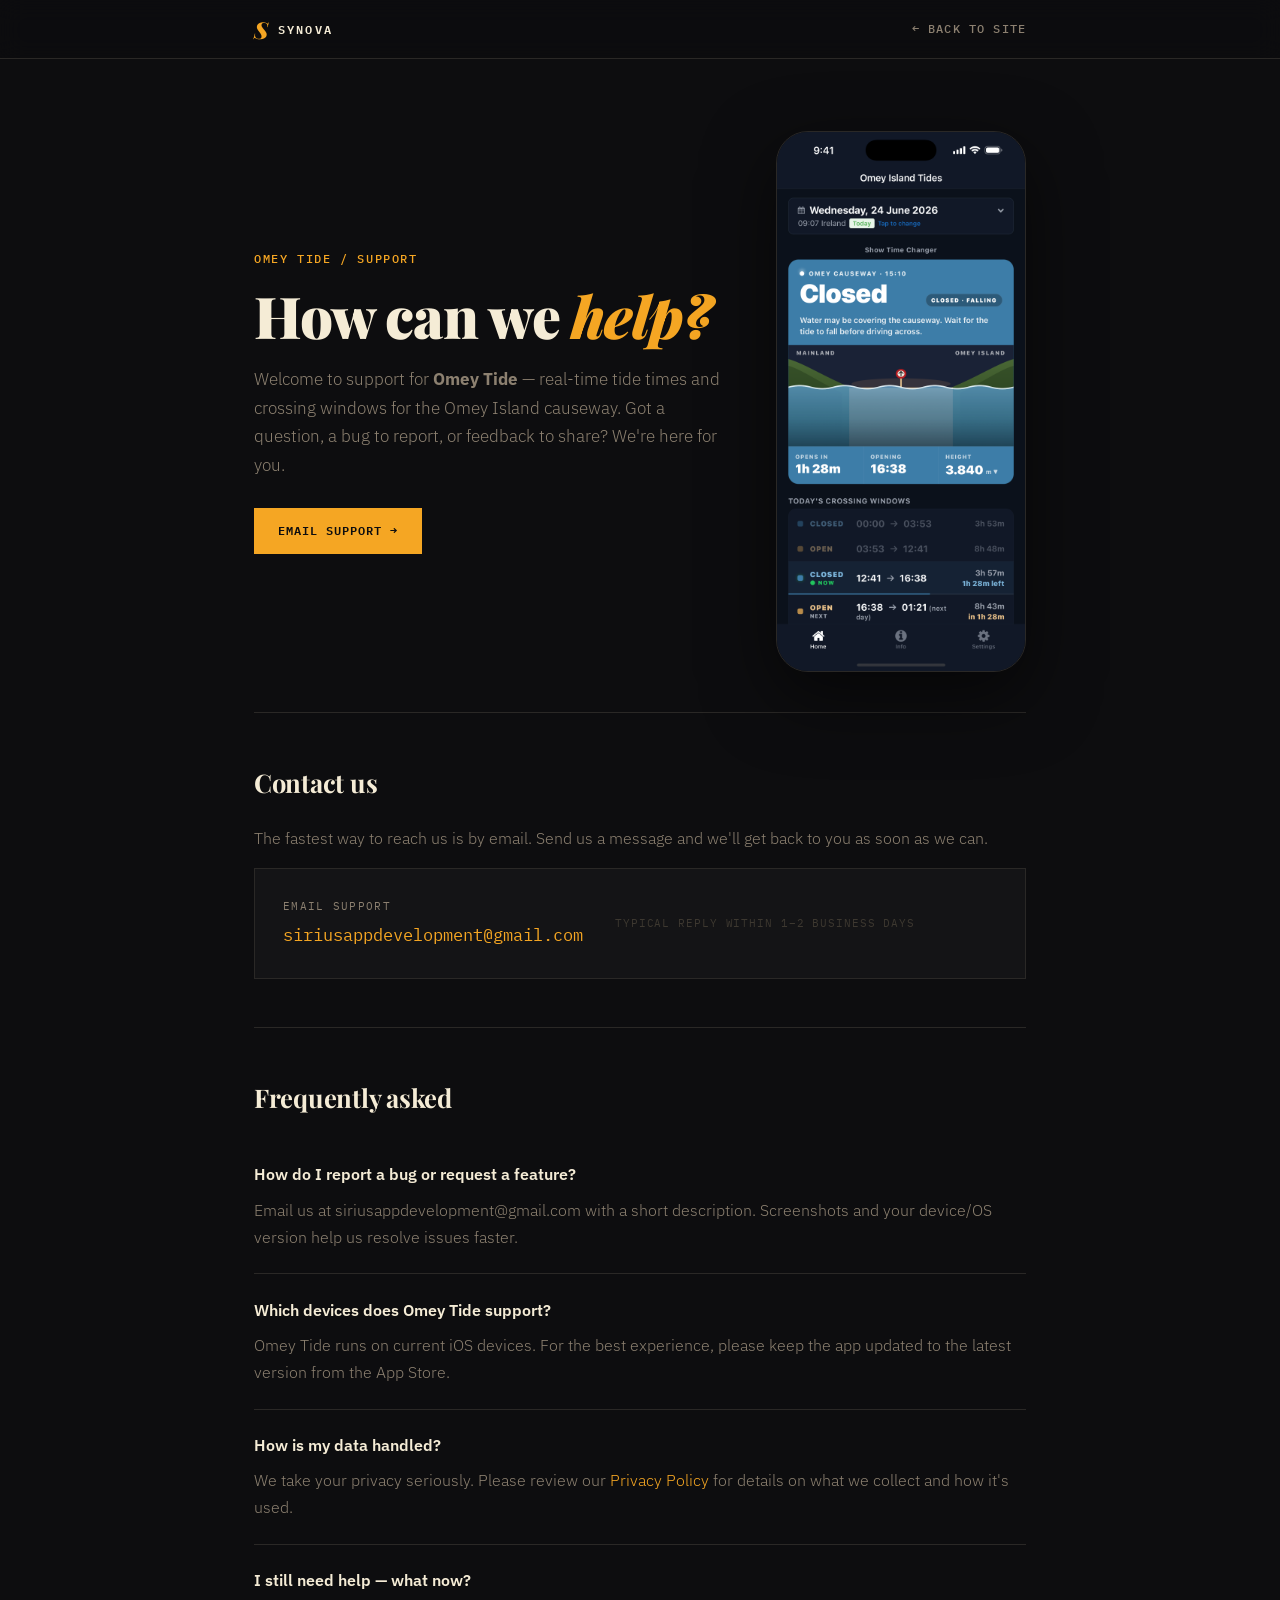
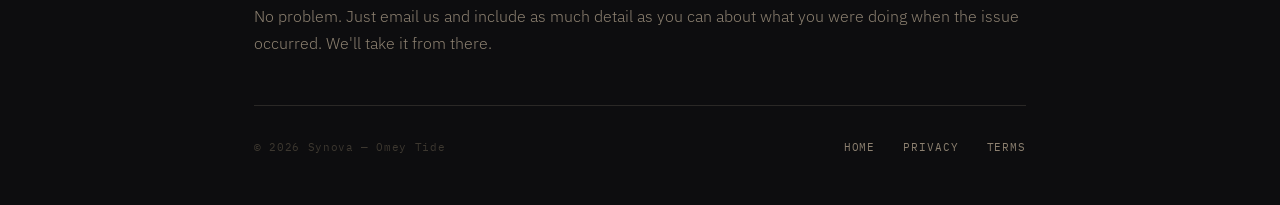
<file: support.html>
<!DOCTYPE html>
<html lang="en">
<head>
    <meta charset="UTF-8">
    <meta name="viewport" content="width=device-width, initial-scale=1.0">
    <meta name="description" content="Support for Omey Tide — get help, contact us, and find answers to common questions.">
    <meta name="theme-color" content="#0D0D0F">
    <title>Omey Tide — Support | Synova</title>
    <link rel="preconnect" href="https://fonts.googleapis.com">
    <link rel="preconnect" href="https://fonts.gstatic.com" crossorigin>
    <link href="https://fonts.googleapis.com/css2?family=Playfair+Display:ital,wght@0,700;0,900;1,700&family=IBM+Plex+Mono:wght@400;500;600&family=IBM+Plex+Sans:wght@300;400;500;600&display=swap" rel="stylesheet">
    <link rel="icon" type="image/svg+xml" href="data:image/svg+xml,<svg xmlns='http://www.w3.org/2000/svg' viewBox='0 0 100 100'><rect fill='%230D0D0F' width='100' height='100'/><text y='72' x='10' font-size='72' fill='%23F5A623' font-family='serif' font-weight='900'>S</text></svg>">
    <style>
        :root {
            --bg:       #0D0D0F;
            --bg-2:     #141416;
            --rule:     #2A2826;
            --amber:    #F5A623;
            --amber-dim:#7A5310;
            --cream:    #F5ECD6;
            --muted:    #8C8070;
            --faint:    #3D3830;
            --font-ser: 'Playfair Display', Georgia, serif;
            --font-mono:'IBM Plex Mono', 'Courier New', monospace;
            --font-sans:'IBM Plex Sans', system-ui, sans-serif;
            --trans:    0.25s cubic-bezier(0.4, 0, 0.2, 1);
            --max:      820px;
        }

        *, *::before, *::after { margin: 0; padding: 0; box-sizing: border-box; }
        html { scroll-behavior: smooth; -webkit-font-smoothing: antialiased; }
        body {
            font-family: var(--font-sans);
            background: var(--bg);
            color: var(--cream);
            line-height: 1.7;
        }
        a { color: inherit; text-decoration: none; }

        .wrap { max-width: var(--max); margin: 0 auto; padding: 0 24px; }

        /* Nav */
        .nav {
            border-bottom: 1px solid var(--rule);
            background: rgba(13, 13, 15, 0.92);
            backdrop-filter: blur(12px);
            -webkit-backdrop-filter: blur(12px);
            position: sticky; top: 0; z-index: 10;
        }
        .nav-inner {
            max-width: var(--max); margin: 0 auto; padding: 1.1rem 24px;
            display: flex; align-items: center; justify-content: space-between;
        }
        .brand { display: flex; align-items: center; gap: 0.6rem; }
        .brand-mark {
            font-family: var(--font-ser); font-size: 1.45rem; font-weight: 900;
            font-style: italic; color: var(--amber); line-height: 1;
        }
        .brand-name {
            font-family: var(--font-mono); font-size: 0.78rem; font-weight: 600;
            letter-spacing: 0.18em; color: var(--cream);
        }
        .nav-back {
            font-family: var(--font-mono); font-size: 0.72rem; font-weight: 500;
            letter-spacing: 0.1em; text-transform: uppercase; color: var(--muted);
            transition: var(--trans);
        }
        .nav-back:hover { color: var(--cream); }

        /* Header */
        header { padding: 4.5rem 0 2.5rem; border-bottom: 1px solid var(--rule); }
        .hero-grid {
            display: grid; grid-template-columns: 1fr 250px;
            gap: 3rem; align-items: center;
        }
        .eyebrow {
            font-family: var(--font-mono); font-size: 0.72rem; font-weight: 500;
            letter-spacing: 0.14em; text-transform: uppercase; color: var(--amber);
            display: block; margin-bottom: 1rem;
        }
        h1 {
            font-family: var(--font-ser); font-weight: 900; line-height: 1.05;
            letter-spacing: -0.02em; font-size: clamp(2.4rem, 6vw, 3.6rem);
        }
        h1 em { font-style: italic; color: var(--amber); }
        .lead {
            color: var(--muted); font-weight: 300; font-size: 1.05rem;
            margin-top: 1.25rem; max-width: 560px;
        }
        .hero-btn {
            display: inline-block; margin-top: 1.75rem;
            font-family: var(--font-mono); font-size: 0.78rem; font-weight: 600;
            letter-spacing: 0.08em; text-transform: uppercase;
            color: var(--bg); background: var(--amber);
            padding: 0.8rem 1.5rem; transition: var(--trans);
        }
        .hero-btn:hover { background: #FFB840; transform: translateY(-1px); }
        .hero-shot { justify-self: end; }
        .hero-shot img {
            display: block; width: 100%; max-width: 250px; height: auto;
            border-radius: 32px; border: 1px solid var(--rule);
            box-shadow: 0 24px 70px rgba(0, 0, 0, 0.55);
        }
        @media (max-width: 720px) {
            .hero-grid { grid-template-columns: 1fr; gap: 2.25rem; }
            .hero-shot { justify-self: start; }
            .hero-shot img { max-width: 230px; }
        }

        /* Sections */
        section { padding: 3rem 0; border-bottom: 1px solid var(--rule); }
        h2 {
            font-family: var(--font-ser); font-size: 1.6rem; font-weight: 700;
            letter-spacing: -0.01em; margin-bottom: 1.25rem;
        }
        p { color: var(--text, var(--cream)); }
        section p { color: var(--muted); font-weight: 300; margin-bottom: 1rem; }
        section p:last-child { margin-bottom: 0; }

        /* Contact card */
        .contact-card {
            display: flex; flex-wrap: wrap; align-items: center; gap: 1.25rem 2rem;
            padding: 1.75rem; background: var(--bg-2);
            border: 1px solid var(--rule); margin-top: 0.5rem;
        }
        .contact-card .label {
            font-family: var(--font-mono); font-size: 0.68rem; letter-spacing: 0.12em;
            text-transform: uppercase; color: var(--muted); display: block; margin-bottom: 0.35rem;
        }
        .contact-card .email {
            font-family: var(--font-mono); font-size: 1.05rem; color: var(--amber);
            transition: var(--trans); word-break: break-all;
        }
        .contact-card .email:hover { color: var(--cream); }
        .response {
            font-family: var(--font-mono); font-size: 0.7rem; letter-spacing: 0.08em;
            text-transform: uppercase; color: var(--faint);
        }

        /* FAQ */
        .faq-item { padding: 1.4rem 0; border-bottom: 1px solid var(--rule); }
        .faq-item:last-child { border-bottom: none; padding-bottom: 0; }
        .faq-item h3 {
            font-family: var(--font-sans); font-size: 1rem; font-weight: 600;
            color: var(--cream); margin-bottom: 0.5rem;
        }
        .faq-item p { color: var(--muted); font-weight: 300; }

        /* Footer */
        footer { padding: 2rem 0 3rem; }
        .footer-inner {
            display: flex; flex-wrap: wrap; align-items: center; justify-content: space-between;
            gap: 1rem;
        }
        .footer-inner .copy {
            font-family: var(--font-mono); font-size: 0.68rem; letter-spacing: 0.06em; color: var(--faint);
        }
        .footer-links { display: flex; gap: 1.75rem; }
        .footer-links a {
            font-family: var(--font-mono); font-size: 0.7rem; letter-spacing: 0.08em;
            text-transform: uppercase; color: var(--muted); transition: var(--trans);
        }
        .footer-links a:hover { color: var(--cream); }

        @media (max-width: 600px) {
            header { padding: 3rem 0 2rem; }
            section { padding: 2.25rem 0; }
        }
    </style>
</head>
<body>

    <nav class="nav">
        <div class="nav-inner">
            <a href="index.html" class="brand">
                <span class="brand-mark">S</span>
                <span class="brand-name">SYNOVA</span>
            </a>
            <a href="index.html" class="nav-back">← Back to site</a>
        </div>
    </nav>

    <div class="wrap">

        <header>
            <div class="hero-grid">
                <div class="hero-copy">
                    <span class="eyebrow">Omey Tide / Support</span>
                    <h1>How can we <em>help?</em></h1>
                    <p class="lead">
                        Welcome to support for <strong>Omey Tide</strong> — real-time tide
                        times and crossing windows for the Omey Island causeway. Got a
                        question, a bug to report, or feedback to share? We're here for you.
                    </p>
                    <a class="hero-btn" href="mailto:siriusappdevelopment@gmail.com?subject=Omey%20Tide%20Support">Email support →</a>
                </div>
                <div class="hero-shot">
                    <img src="assets/omey-tide-screenshot.png" alt="Omey Tide app showing the Omey Island causeway tide status and today's crossing windows" loading="lazy">
                </div>
            </div>
        </header>

        <section>
            <h2>Contact us</h2>
            <p>
                The fastest way to reach us is by email. Send us a message and we'll get
                back to you as soon as we can.
            </p>
            <div class="contact-card">
                <div>
                    <span class="label">Email support</span>
                    <a class="email" href="mailto:siriusappdevelopment@gmail.com?subject=Omey%20Tide%20Support">siriusappdevelopment@gmail.com</a>
                </div>
                <span class="response">Typical reply within 1–2 business days</span>
            </div>
        </section>

        <section>
            <h2>Frequently asked</h2>

            <div class="faq-item">
                <h3>How do I report a bug or request a feature?</h3>
                <p>
                    Email us at siriusappdevelopment@gmail.com with a short description.
                    Screenshots and your device/OS version help us resolve issues faster.
                </p>
            </div>

            <div class="faq-item">
                <h3>Which devices does Omey Tide support?</h3>
                <p>
                    Omey Tide runs on current iOS devices. For the best experience, please
                    keep the app updated to the latest version from the App Store.
                </p>
            </div>

            <div class="faq-item">
                <h3>How is my data handled?</h3>
                <p>
                    We take your privacy seriously. Please review our
                    <a href="privacy.html" style="color: var(--amber);">Privacy Policy</a>
                    for details on what we collect and how it's used.
                </p>
            </div>

            <div class="faq-item">
                <h3>I still need help — what now?</h3>
                <p>
                    No problem. Just email us and include as much detail as you can about
                    what you were doing when the issue occurred. We'll take it from there.
                </p>
            </div>
        </section>

        <footer>
            <div class="footer-inner">
                <span class="copy">&copy; 2026 Synova — Omey Tide</span>
                <nav class="footer-links" aria-label="Footer">
                    <a href="index.html">Home</a>
                    <a href="privacy.html">Privacy</a>
                    <a href="terms.html">Terms</a>
                </nav>
            </div>
        </footer>

    </div>

</body>
</html>
</file>
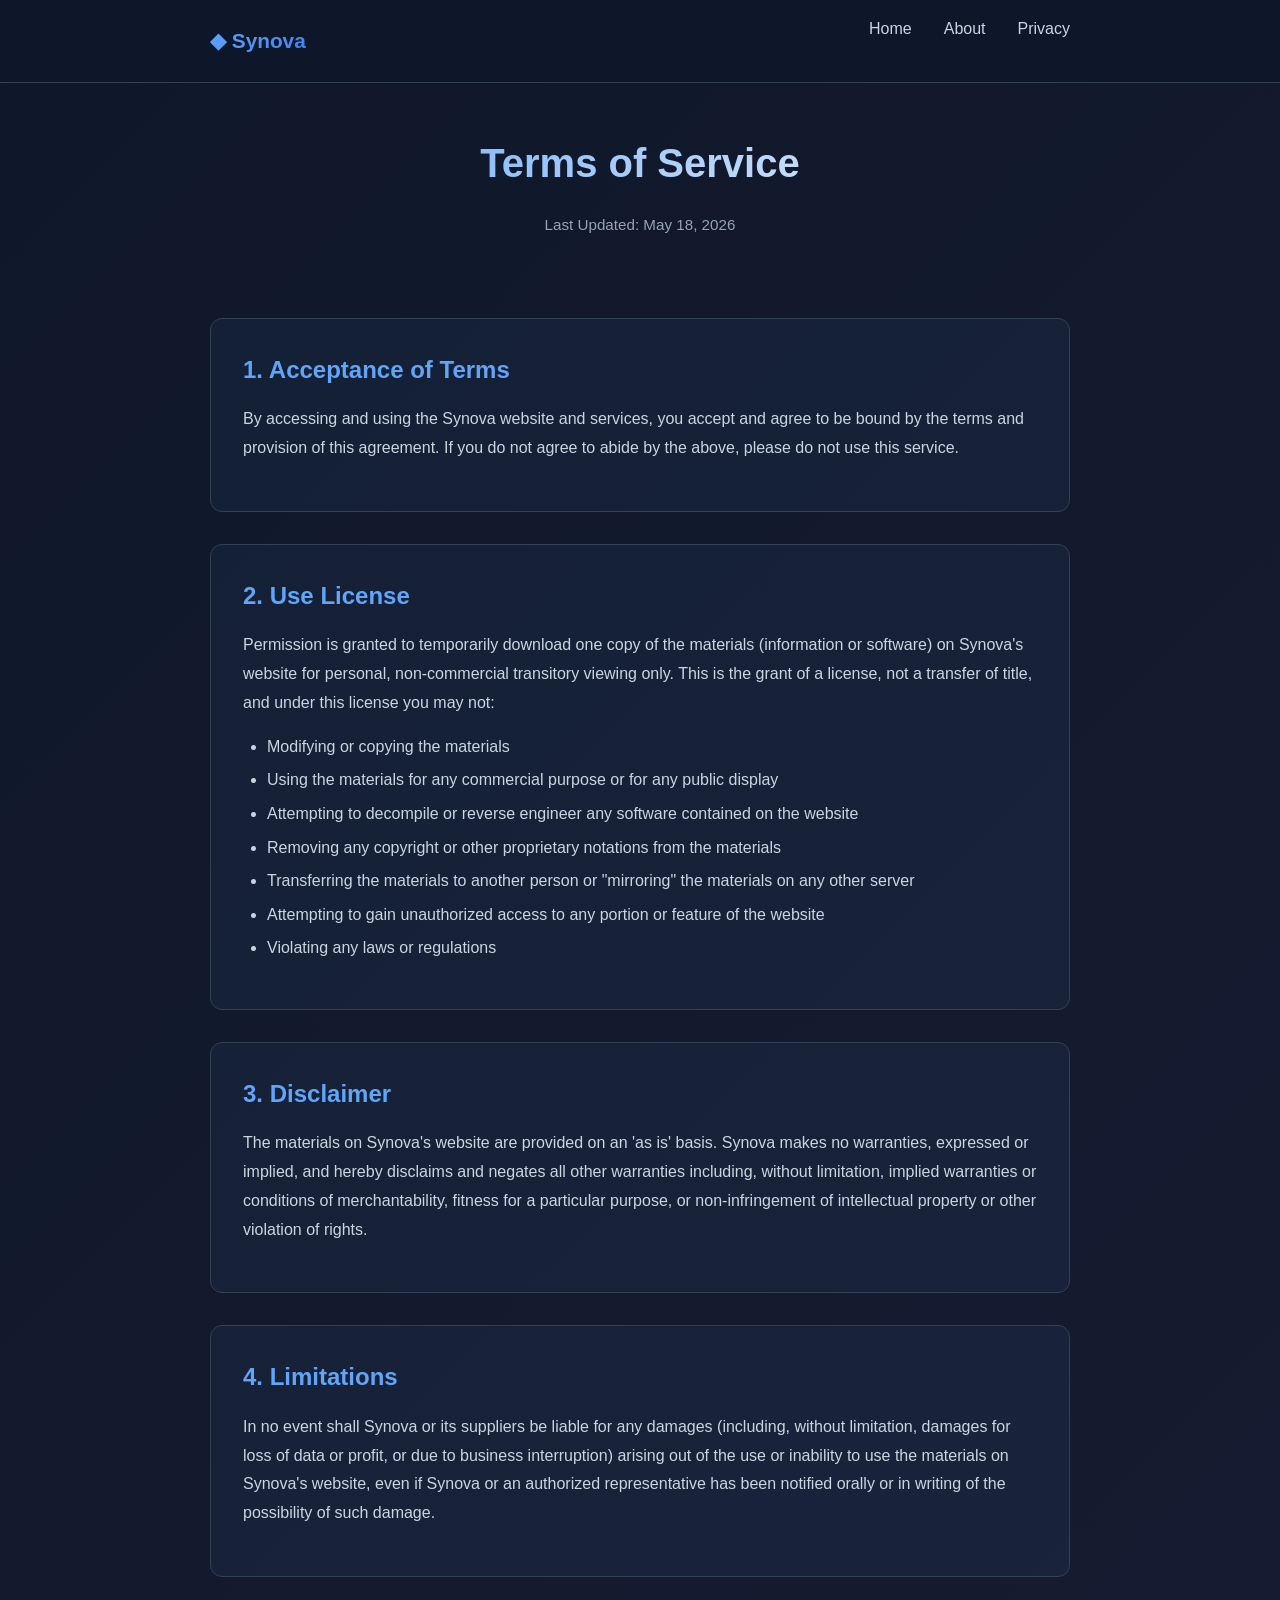
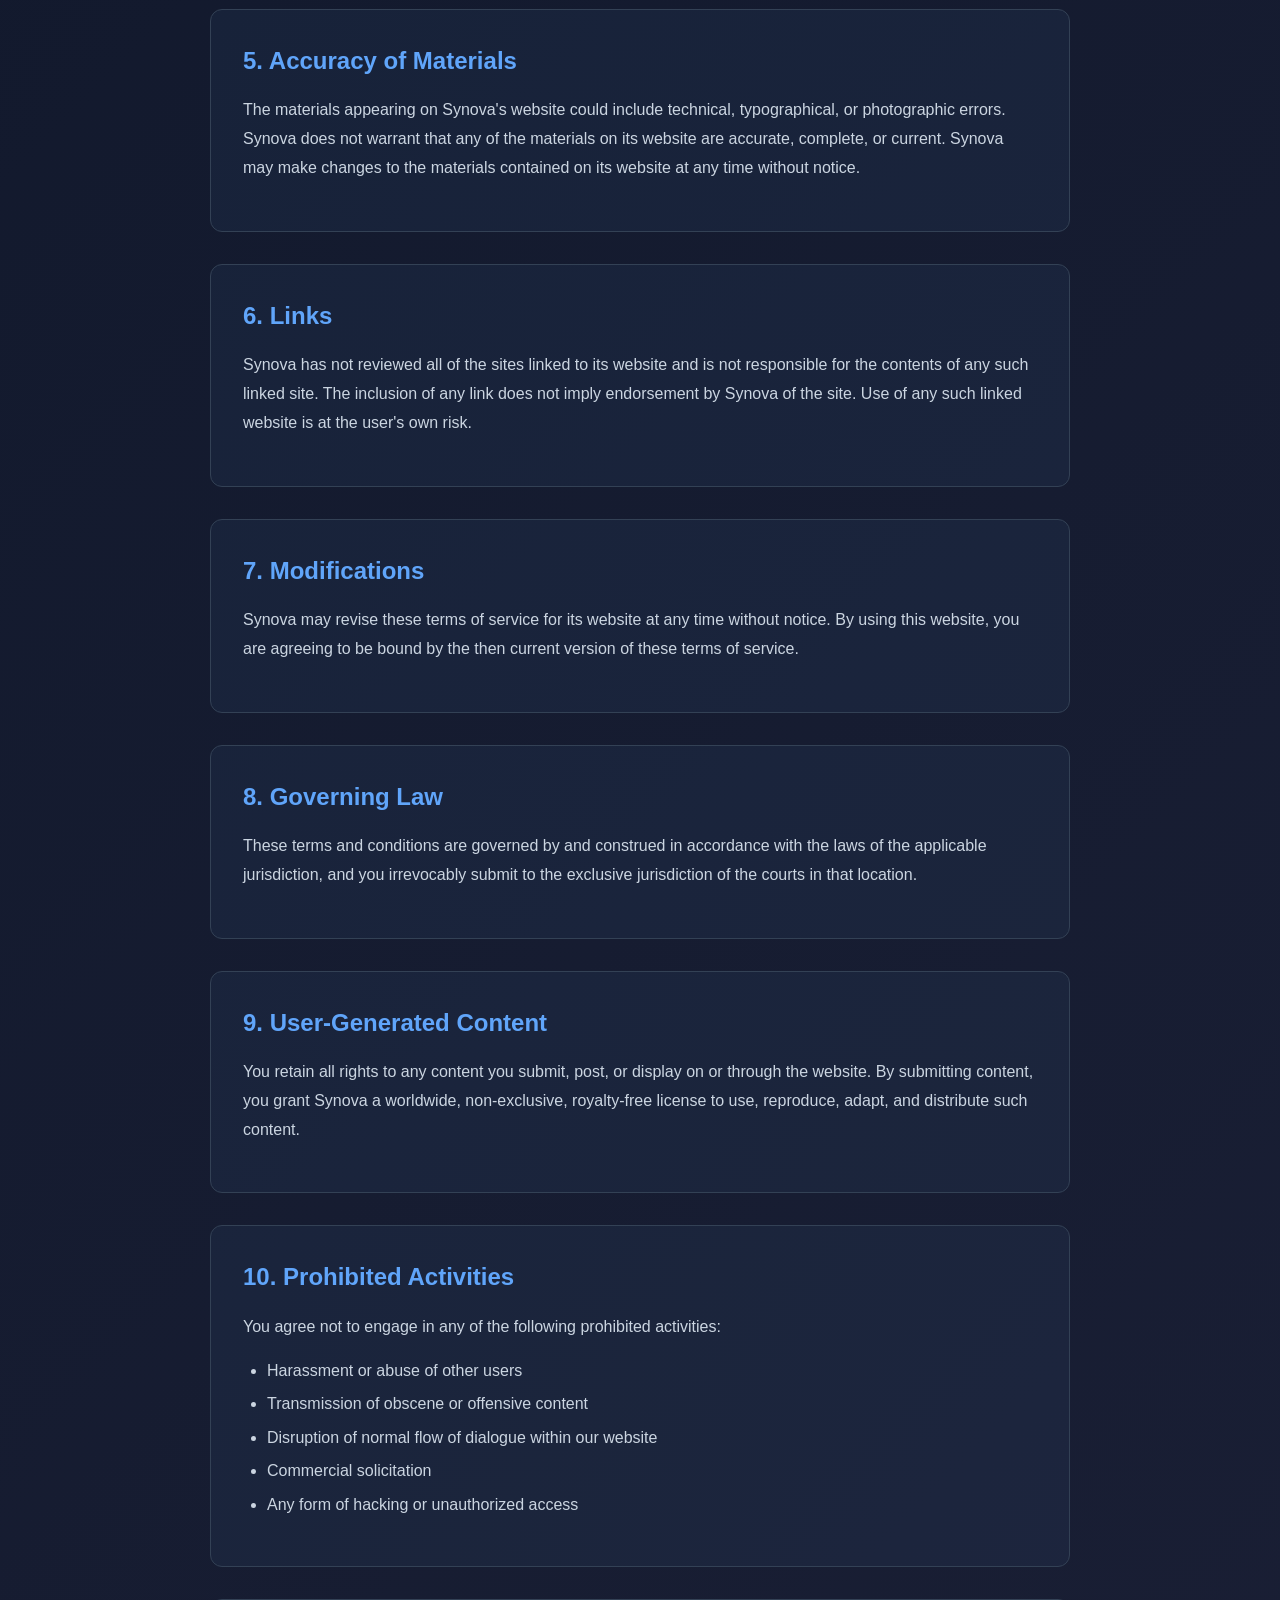
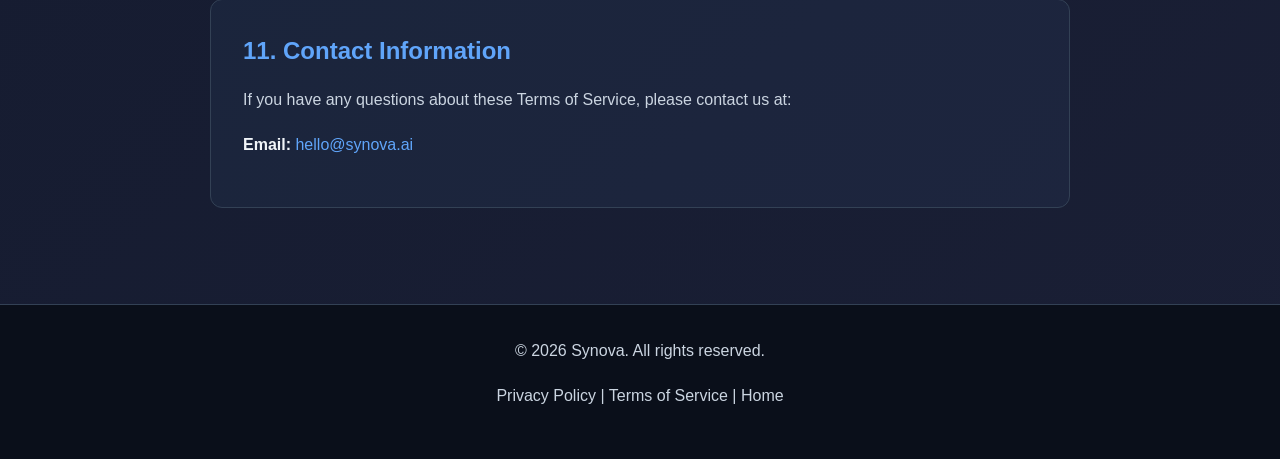
<file: terms.html>
<!DOCTYPE html>
<html lang="en">
<head>
    <meta charset="UTF-8">
    <meta name="viewport" content="width=device-width, initial-scale=1.0">
    <meta name="description" content="Synova Terms of Service - Legal terms for using our services">
    <meta name="theme-color" content="#0f172a">
    <title>Terms of Service - Synova</title>
    <link rel="icon" type="image/svg+xml" href="data:image/svg+xml,<svg xmlns='http://www.w3.org/2000/svg' viewBox='0 0 100 100'><rect fill='%230f172a' width='100' height='100'/><circle cx='50' cy='50' r='35' fill='%2360a5fa'/><circle cx='50' cy='50' r='25' fill='%230f172a'/><circle cx='50' cy='50' r='15' fill='%2360a5fa'/></svg>">
    <style>
        :root {
            --primary-color: #0f172a;
            --secondary-color: #1e293b;
            --accent-color: #60a5fa;
            --accent-dark: #3b82f6;
            --text-primary: #f1f5f9;
            --text-secondary: #cbd5e1;
            --text-muted: #94a3b8;
            --border-color: #334155;
            --transition: all 0.3s cubic-bezier(0.4, 0, 0.2, 1);
        }

        * {
            margin: 0;
            padding: 0;
            box-sizing: border-box;
        }

        html {
            scroll-behavior: smooth;
        }

        body {
            font-family: -apple-system, BlinkMacSystemFont, 'Segoe UI', Roboto, Oxygen, Ubuntu, Cantarell, sans-serif;
            background: linear-gradient(135deg, #0f172a 0%, #1a1f35 100%);
            color: var(--text-primary);
            line-height: 1.6;
        }

        .container {
            max-width: 900px;
            margin: 0 auto;
            padding: 0 20px;
        }

        /* Navigation */
        .navbar {
            background: rgba(15, 23, 42, 0.95);
            backdrop-filter: blur(10px);
            border-bottom: 1px solid var(--border-color);
            padding: 1rem 0;
            position: sticky;
            top: 0;
            z-index: 100;
        }

        .navbar .container {
            display: flex;
            justify-content: space-between;
            align-items: center;
        }

        .nav-logo {
            font-size: 1.3rem;
            font-weight: 700;
            background: linear-gradient(135deg, var(--accent-color), var(--accent-dark));
            -webkit-background-clip: text;
            -webkit-text-fill-color: transparent;
            background-clip: text;
            text-decoration: none;
        }

        .nav-links {
            display: flex;
            gap: 2rem;
            list-style: none;
        }

        .nav-links a {
            color: var(--text-secondary);
            text-decoration: none;
            transition: var(--transition);
        }

        .nav-links a:hover {
            color: var(--accent-color);
        }

        /* Header */
        header {
            padding: 3rem 0 2rem;
            text-align: center;
        }

        h1 {
            font-size: 2.5rem;
            margin-bottom: 0.5rem;
            background: linear-gradient(135deg, var(--accent-color), var(--text-primary));
            -webkit-background-clip: text;
            -webkit-text-fill-color: transparent;
            background-clip: text;
        }

        .last-updated {
            color: var(--text-muted);
            font-size: 0.95rem;
            margin-top: 1rem;
        }

        /* Main Content */
        main {
            padding: 2rem 0 4rem;
        }

        .section {
            margin-bottom: 2rem;
            background: rgba(96, 165, 250, 0.05);
            border: 1px solid var(--border-color);
            border-radius: 12px;
            padding: 2rem;
        }

        h2 {
            font-size: 1.5rem;
            color: var(--accent-color);
            margin-bottom: 1rem;
            margin-top: 0;
        }

        h3 {
            font-size: 1.1rem;
            color: var(--text-secondary);
            margin-top: 1.5rem;
            margin-bottom: 0.75rem;
        }

        p {
            margin-bottom: 1rem;
            color: var(--text-secondary);
            line-height: 1.8;
        }

        ul, ol {
            margin-left: 1.5rem;
            margin-bottom: 1rem;
            color: var(--text-secondary);
        }

        li {
            margin-bottom: 0.5rem;
        }

        strong {
            color: var(--text-primary);
        }

        a {
            color: var(--accent-color);
            text-decoration: none;
            transition: var(--transition);
        }

        a:hover {
            text-decoration: underline;
        }

        /* Footer */
        footer {
            background: #0a0f1a;
            border-top: 1px solid var(--border-color);
            padding: 2rem 0;
            text-align: center;
            color: var(--text-muted);
        }

        footer a {
            color: var(--text-secondary);
        }

        footer a:hover {
            color: var(--accent-color);
        }

        @media (max-width: 768px) {
            h1 {
                font-size: 2rem;
            }

            .section {
                padding: 1.5rem;
            }

            h2 {
                font-size: 1.3rem;
            }

            .nav-links {
                gap: 1rem;
                font-size: 0.9rem;
            }
        }
    </style>
</head>
<body>
    <!-- Navigation -->
    <nav class="navbar">
        <div class="container">
            <a href="index.html" class="nav-logo">◆ Synova</a>
            <ul class="nav-links">
                <li><a href="index.html#home">Home</a></li>
                <li><a href="index.html#about">About</a></li>
                <li><a href="privacy.html">Privacy</a></li>
            </ul>
        </div>
    </nav>

    <!-- Header -->
    <header>
        <div class="container">
            <h1>Terms of Service</h1>
            <p class="last-updated">Last Updated: May 18, 2026</p>
        </div>
    </header>

    <!-- Main Content -->
    <main>
        <div class="container">
            <section class="section">
                <h2>1. Acceptance of Terms</h2>
                <p>
                    By accessing and using the Synova website and services, you accept and agree to be bound by the terms and provision of this agreement. If you do not agree to abide by the above, please do not use this service.
                </p>
            </section>

            <section class="section">
                <h2>2. Use License</h2>
                <p>
                    Permission is granted to temporarily download one copy of the materials (information or software) on Synova's website for personal, non-commercial transitory viewing only. This is the grant of a license, not a transfer of title, and under this license you may not:
                </p>
                <ul>
                    <li>Modifying or copying the materials</li>
                    <li>Using the materials for any commercial purpose or for any public display</li>
                    <li>Attempting to decompile or reverse engineer any software contained on the website</li>
                    <li>Removing any copyright or other proprietary notations from the materials</li>
                    <li>Transferring the materials to another person or "mirroring" the materials on any other server</li>
                    <li>Attempting to gain unauthorized access to any portion or feature of the website</li>
                    <li>Violating any laws or regulations</li>
                </ul>
            </section>

            <section class="section">
                <h2>3. Disclaimer</h2>
                <p>
                    The materials on Synova's website are provided on an 'as is' basis. Synova makes no warranties, expressed or implied, and hereby disclaims and negates all other warranties including, without limitation, implied warranties or conditions of merchantability, fitness for a particular purpose, or non-infringement of intellectual property or other violation of rights.
                </p>
            </section>

            <section class="section">
                <h2>4. Limitations</h2>
                <p>
                    In no event shall Synova or its suppliers be liable for any damages (including, without limitation, damages for loss of data or profit, or due to business interruption) arising out of the use or inability to use the materials on Synova's website, even if Synova or an authorized representative has been notified orally or in writing of the possibility of such damage.
                </p>
            </section>

            <section class="section">
                <h2>5. Accuracy of Materials</h2>
                <p>
                    The materials appearing on Synova's website could include technical, typographical, or photographic errors. Synova does not warrant that any of the materials on its website are accurate, complete, or current. Synova may make changes to the materials contained on its website at any time without notice.
                </p>
            </section>

            <section class="section">
                <h2>6. Links</h2>
                <p>
                    Synova has not reviewed all of the sites linked to its website and is not responsible for the contents of any such linked site. The inclusion of any link does not imply endorsement by Synova of the site. Use of any such linked website is at the user's own risk.
                </p>
            </section>

            <section class="section">
                <h2>7. Modifications</h2>
                <p>
                    Synova may revise these terms of service for its website at any time without notice. By using this website, you are agreeing to be bound by the then current version of these terms of service.
                </p>
            </section>

            <section class="section">
                <h2>8. Governing Law</h2>
                <p>
                    These terms and conditions are governed by and construed in accordance with the laws of the applicable jurisdiction, and you irrevocably submit to the exclusive jurisdiction of the courts in that location.
                </p>
            </section>

            <section class="section">
                <h2>9. User-Generated Content</h2>
                <p>
                    You retain all rights to any content you submit, post, or display on or through the website. By submitting content, you grant Synova a worldwide, non-exclusive, royalty-free license to use, reproduce, adapt, and distribute such content.
                </p>
            </section>

            <section class="section">
                <h2>10. Prohibited Activities</h2>
                <p>You agree not to engage in any of the following prohibited activities:</p>
                <ul>
                    <li>Harassment or abuse of other users</li>
                    <li>Transmission of obscene or offensive content</li>
                    <li>Disruption of normal flow of dialogue within our website</li>
                    <li>Commercial solicitation</li>
                    <li>Any form of hacking or unauthorized access</li>
                </ul>
            </section>

            <section class="section">
                <h2>11. Contact Information</h2>
                <p>
                    If you have any questions about these Terms of Service, please contact us at:
                </p>
                <p>
                    <strong>Email:</strong> <a href="mailto:hello@synova.ai">hello@synova.ai</a>
                </p>
            </section>
        </div>
    </main>

    <!-- Footer -->
    <footer>
        <div class="container">
            <p>&copy; 2026 Synova. All rights reserved.</p>
            <p>
                <a href="privacy.html">Privacy Policy</a> | 
                <a href="terms.html">Terms of Service</a> | 
                <a href="index.html">Home</a>
            </p>
        </div>
    </footer>
</body>
</html>
</file>
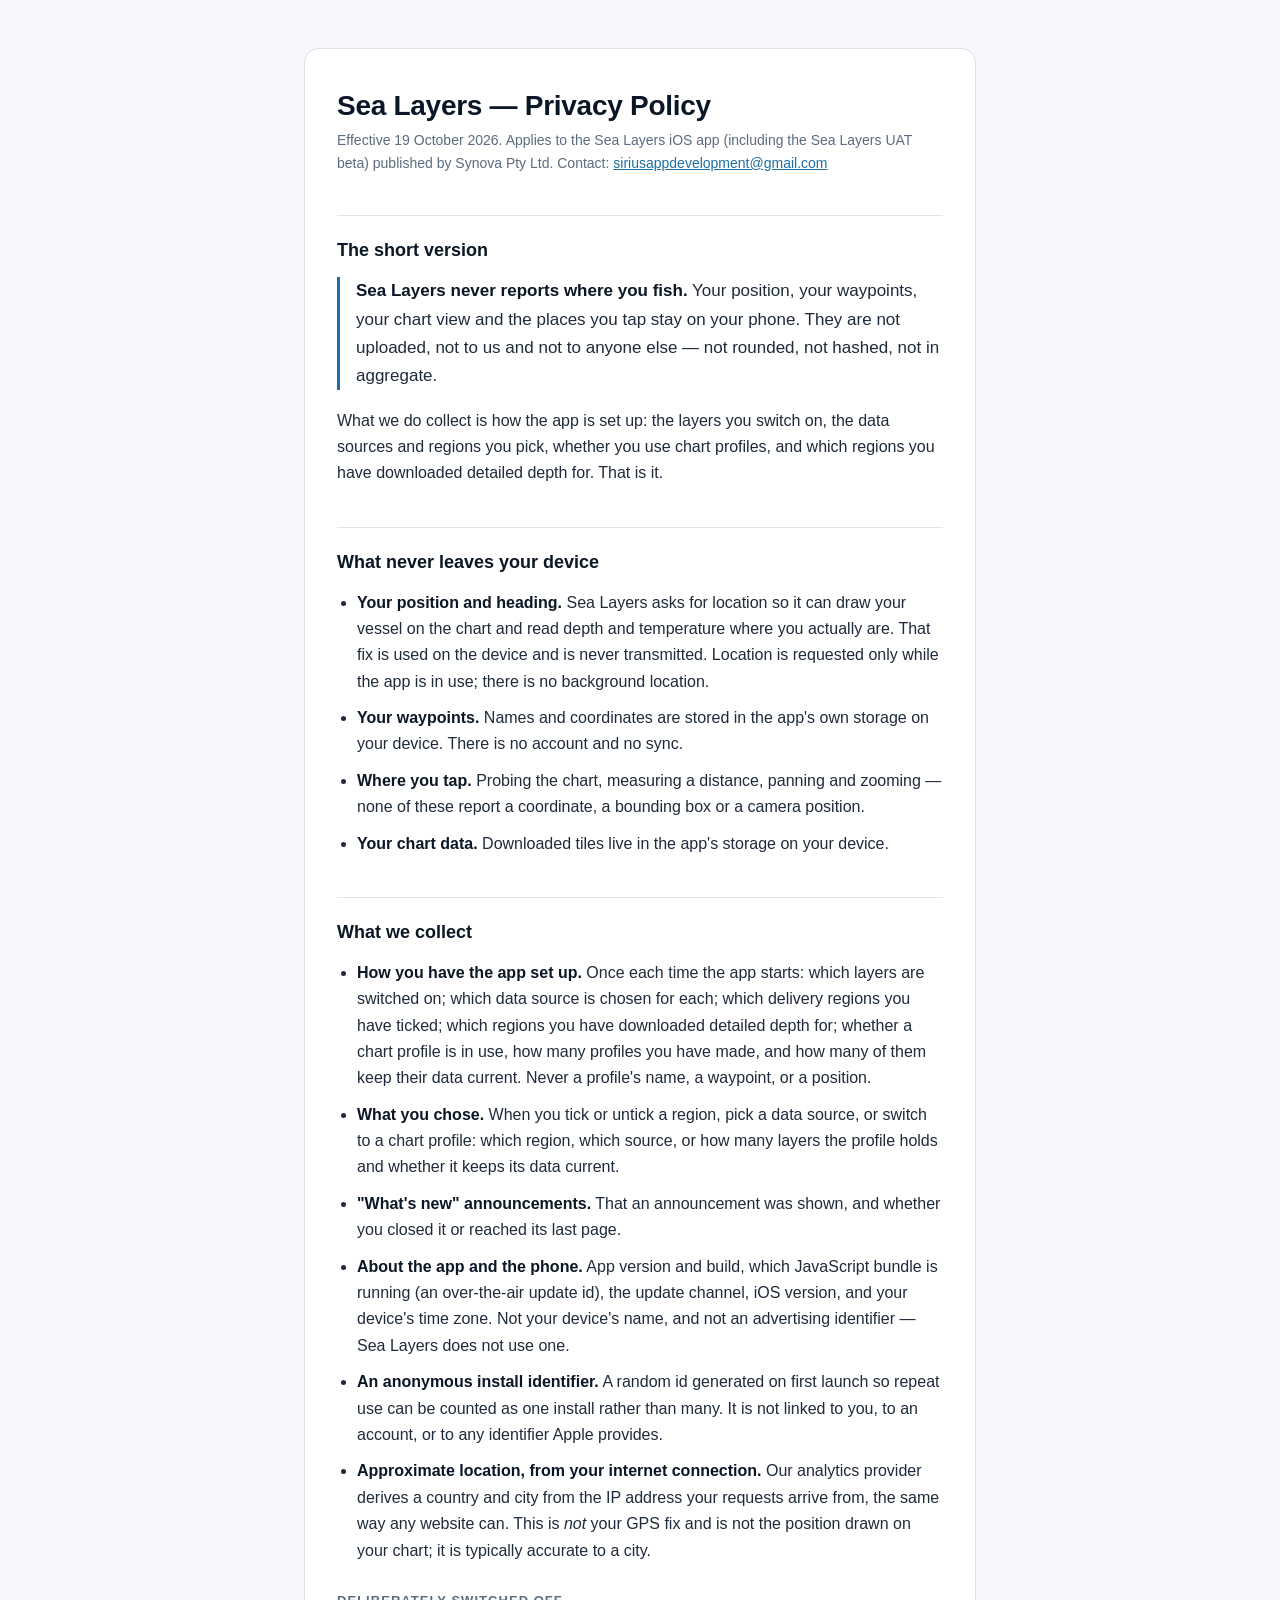
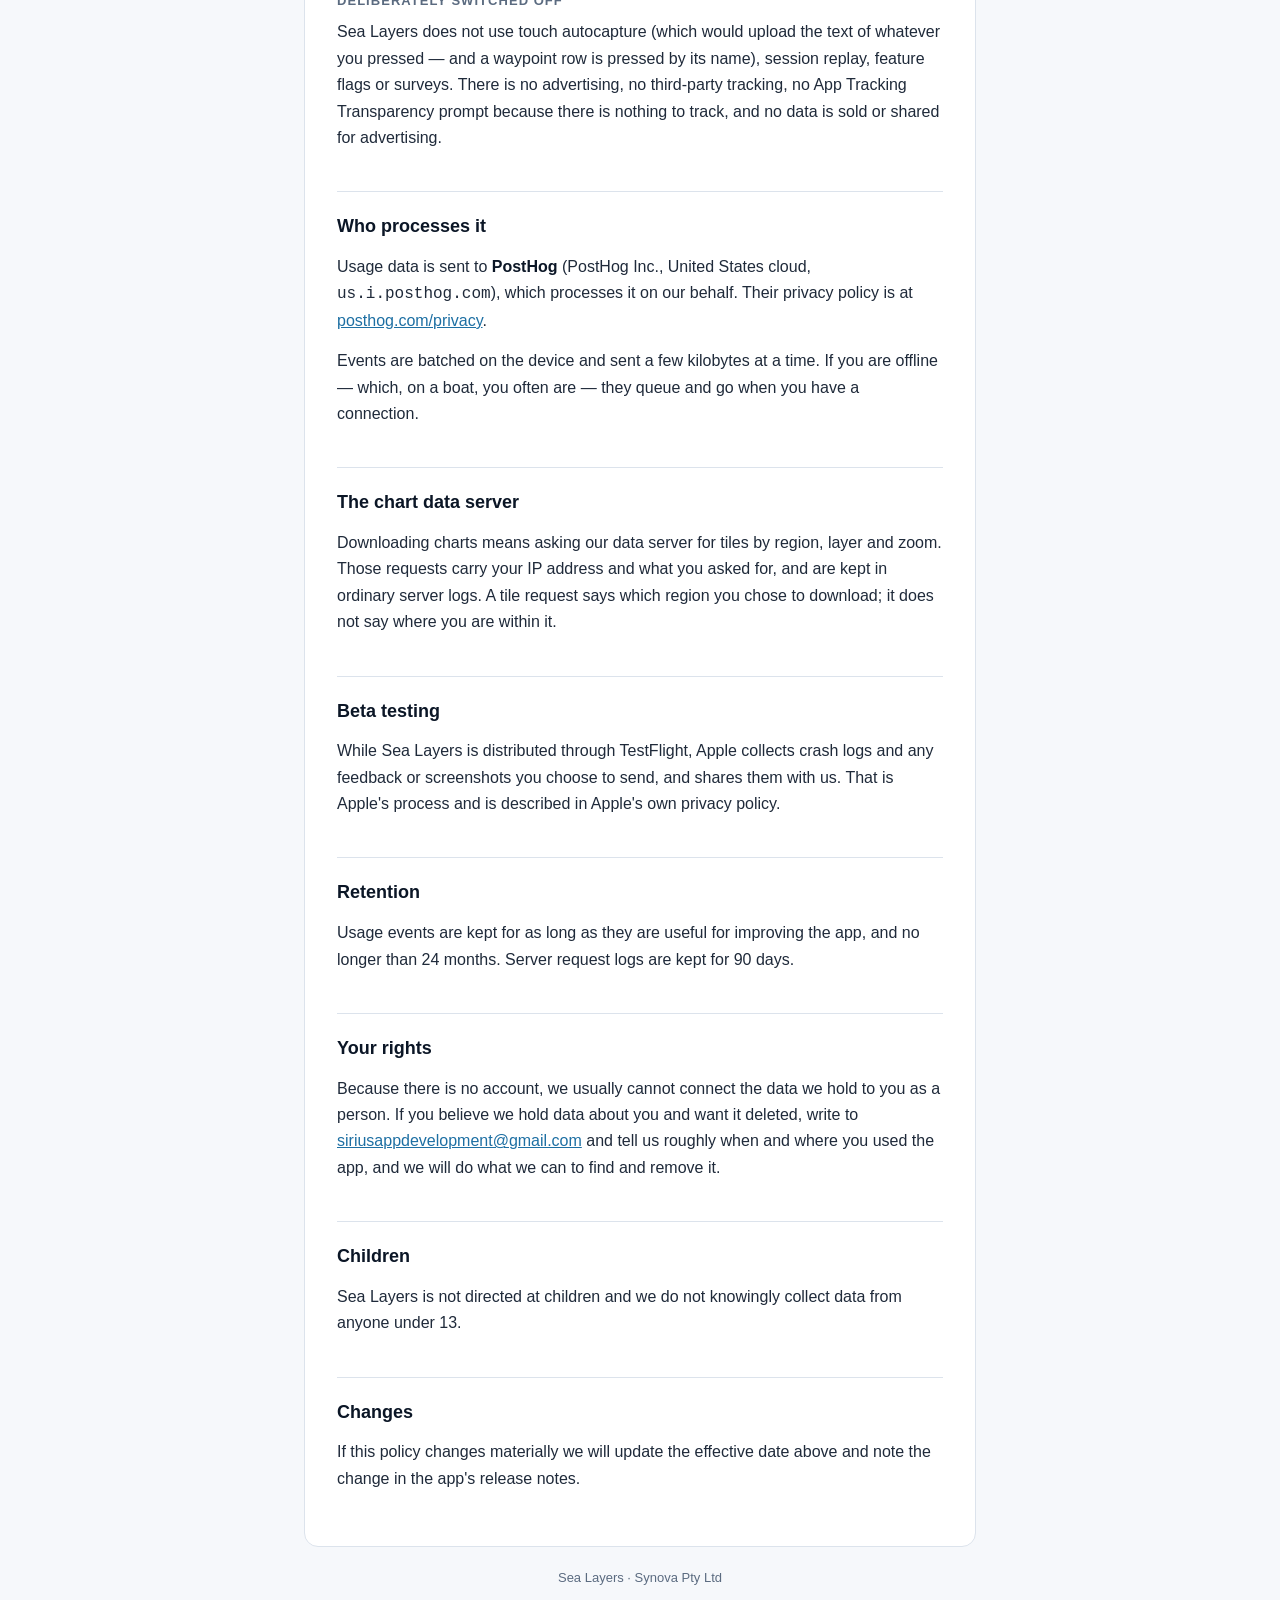
<file: support/sea-layers/privacy.html>
<!doctype html>
<!--
  Hostable copy of docs/privacy-policy.md. Self-contained: no scripts, no
  fonts, no requests — it can sit on any static host, and the URL is what
  App Store Connect and the App Store listing point at. Edit the markdown
  and mirror the change here; the two must not drift.
-->
<html lang="en">
  <head>
    <meta charset="utf-8" />
    <meta name="viewport" content="width=device-width, initial-scale=1" />
    <title>Sea Layers — Privacy Policy</title>
    <meta
      name="description"
      content="How the Sea Layers marine chart app handles your data. It never reports where you fish."
    />
    <style>
      :root {
        color-scheme: light dark;
        --bg: #f6f8fb;
        --surface: #ffffff;
        --ink: #0b1626;
        --text: #1f2a3a;
        --muted: #5b6b80;
        --rule: #dce3ec;
        --accent: #1d6fa3;
      }
      @media (prefers-color-scheme: dark) {
        :root {
          --bg: #0b1626;
          --surface: #111f33;
          --ink: #eef4fb;
          --text: #cfdbe9;
          --muted: #8fa3bb;
          --rule: #22334a;
          --accent: #6fb6e4;
        }
      }
      * { box-sizing: border-box; }
      body {
        margin: 0;
        padding: 48px 16px 96px;
        background: var(--bg);
        color: var(--text);
        font: 16px/1.65 -apple-system, BlinkMacSystemFont, "Segoe UI", Roboto,
          Helvetica, Arial, sans-serif;
        -webkit-text-size-adjust: 100%;
      }
      main {
        max-width: 42rem;
        margin: 0 auto;
        background: var(--surface);
        border: 1px solid var(--rule);
        border-radius: 14px;
        padding: 40px 32px;
      }
      @media (max-width: 560px) {
        body { padding: 24px 16px 64px; }
        main { padding: 28px 20px; border-radius: 12px; }
      }
      h1 {
        margin: 0 0 6px;
        font-size: 1.75rem;
        line-height: 1.2;
        color: var(--ink);
        letter-spacing: -0.01em;
      }
      .effective {
        margin: 0 0 32px;
        color: var(--muted);
        font-size: 0.875rem;
      }
      h2 {
        margin: 40px 0 12px;
        font-size: 1.125rem;
        color: var(--ink);
        padding-top: 20px;
        border-top: 1px solid var(--rule);
      }
      h3 {
        margin: 26px 0 8px;
        font-size: 0.8125rem;
        text-transform: uppercase;
        letter-spacing: 0.08em;
        color: var(--muted);
      }
      p { margin: 0 0 14px; }
      ul { margin: 0 0 14px; padding-left: 1.25rem; }
      li { margin-bottom: 10px; }
      strong { color: var(--ink); font-weight: 650; }
      a { color: var(--accent); }
      .lede {
        font-size: 1.0625rem;
        border-left: 3px solid var(--accent);
        padding-left: 16px;
        margin-bottom: 18px;
      }
      footer {
        max-width: 42rem;
        margin: 20px auto 0;
        color: var(--muted);
        font-size: 0.8125rem;
        text-align: center;
      }
    </style>
  </head>
  <body>
    <main>
      <h1>Sea Layers — Privacy Policy</h1>
      <p class="effective">
        Effective 19 October 2026. Applies to the Sea Layers iOS app
        (including the Sea Layers UAT beta) published by Synova Pty Ltd.
        Contact: <a href="mailto:siriusappdevelopment@gmail.com">siriusappdevelopment@gmail.com</a>
      </p>

      <h2>The short version</h2>
      <p class="lede">
        <strong>Sea Layers never reports where you fish.</strong> Your
        position, your waypoints, your chart view and the places you tap stay
        on your phone. They are not uploaded, not to us and not to anyone else
        — not rounded, not hashed, not in aggregate.
      </p>
      <p>
        What we do collect is how the app is set up: the layers you switch on,
        the data sources and regions you pick, whether you use chart profiles,
        and which regions you have downloaded detailed depth for. That is it.
      </p>

      <h2>What never leaves your device</h2>
      <ul>
        <li>
          <strong>Your position and heading.</strong> Sea Layers asks for
          location so it can draw your vessel on the chart and read depth and
          temperature where you actually are. That fix is used on the device
          and is never transmitted. Location is requested only while the app is
          in use; there is no background location.
        </li>
        <li>
          <strong>Your waypoints.</strong> Names and coordinates are stored in
          the app's own storage on your device. There is no account and no
          sync.
        </li>
        <li>
          <strong>Where you tap.</strong> Probing the chart, measuring a
          distance, panning and zooming — none of these report a coordinate, a
          bounding box or a camera position.
        </li>
        <li>
          <strong>Your chart data.</strong> Downloaded tiles live in the app's
          storage on your device.
        </li>
      </ul>

      <h2>What we collect</h2>
      <ul>
        <li>
          <strong>How you have the app set up.</strong> Once each time the app
          starts: which layers are switched on; which data source is chosen for
          each; which delivery regions you have ticked; which regions you have
          downloaded detailed depth for; whether a chart profile is in use, how
          many profiles you have made, and how many of them keep their data
          current. Never a profile's name, a waypoint, or a position.
        </li>
        <li>
          <strong>What you chose.</strong> When you tick or untick a region,
          pick a data source, or switch to a chart profile: which region, which
          source, or how many layers the profile holds and whether it keeps its
          data current.
        </li>
        <li>
          <strong>"What's new" announcements.</strong> That an announcement was
          shown, and whether you closed it or reached its last page.
        </li>
        <li>
          <strong>About the app and the phone.</strong> App version and build,
          which JavaScript bundle is running (an over-the-air update id), the
          update channel, iOS version, and your device's time zone. Not your
          device's name, and not an advertising identifier — Sea Layers does
          not use one.
        </li>
        <li>
          <strong>An anonymous install identifier.</strong> A random id
          generated on first launch so repeat use can be counted as one install
          rather than many. It is not linked to you, to an account, or to any
          identifier Apple provides.
        </li>
        <li>
          <strong>Approximate location, from your internet connection.</strong>
          Our analytics provider derives a country and city from the IP address
          your requests arrive from, the same way any website can. This is
          <em>not</em> your GPS fix and is not the position drawn on your
          chart; it is typically accurate to a city.
        </li>
      </ul>

      <h3>Deliberately switched off</h3>
      <p>
        Sea Layers does not use touch autocapture (which would upload the text
        of whatever you pressed — and a waypoint row is pressed by its name),
        session replay, feature flags or surveys. There is no advertising, no
        third-party tracking, no App Tracking Transparency prompt because there
        is nothing to track, and no data is sold or shared for advertising.
      </p>

      <h2>Who processes it</h2>
      <p>
        Usage data is sent to <strong>PostHog</strong> (PostHog Inc., United
        States cloud, <code>us.i.posthog.com</code>), which processes it on our
        behalf. Their privacy policy is at
        <a href="https://posthog.com/privacy">posthog.com/privacy</a>.
      </p>
      <p>
        Events are batched on the device and sent a few kilobytes at a time. If
        you are offline — which, on a boat, you often are — they queue and go
        when you have a connection.
      </p>

      <h2>The chart data server</h2>
      <p>
        Downloading charts means asking our data server for tiles by region,
        layer and zoom. Those requests carry your IP address and what you asked
        for, and are kept in ordinary server logs. A tile request says which
        region you chose to download; it does not say where you are within it.
      </p>

      <h2>Beta testing</h2>
      <p>
        While Sea Layers is distributed through TestFlight, Apple collects
        crash logs and any feedback or screenshots you choose to send, and
        shares them with us. That is Apple's process and is described in
        Apple's own privacy policy.
      </p>

      <h2>Retention</h2>
      <p>
        Usage events are kept for as long as they are useful for improving the
        app, and no longer than 24 months. Server request logs are kept for 90
        days.
      </p>

      <h2>Your rights</h2>
      <p>
        Because there is no account, we usually cannot connect the data we hold
        to you as a person. If you believe we hold data about you and want it
        deleted, write to
        <a href="mailto:siriusappdevelopment@gmail.com">siriusappdevelopment@gmail.com</a>
        and tell us roughly when and where you used the app, and we will do
        what we can to find and remove it.
      </p>

      <h2>Children</h2>
      <p>
        Sea Layers is not directed at children and we do not knowingly collect
        data from anyone under 13.
      </p>

      <h2>Changes</h2>
      <p>
        If this policy changes materially we will update the effective date
        above and note the change in the app's release notes.
      </p>
    </main>
    <footer>Sea Layers · Synova Pty Ltd</footer>
  </body>
</html>
</file>
